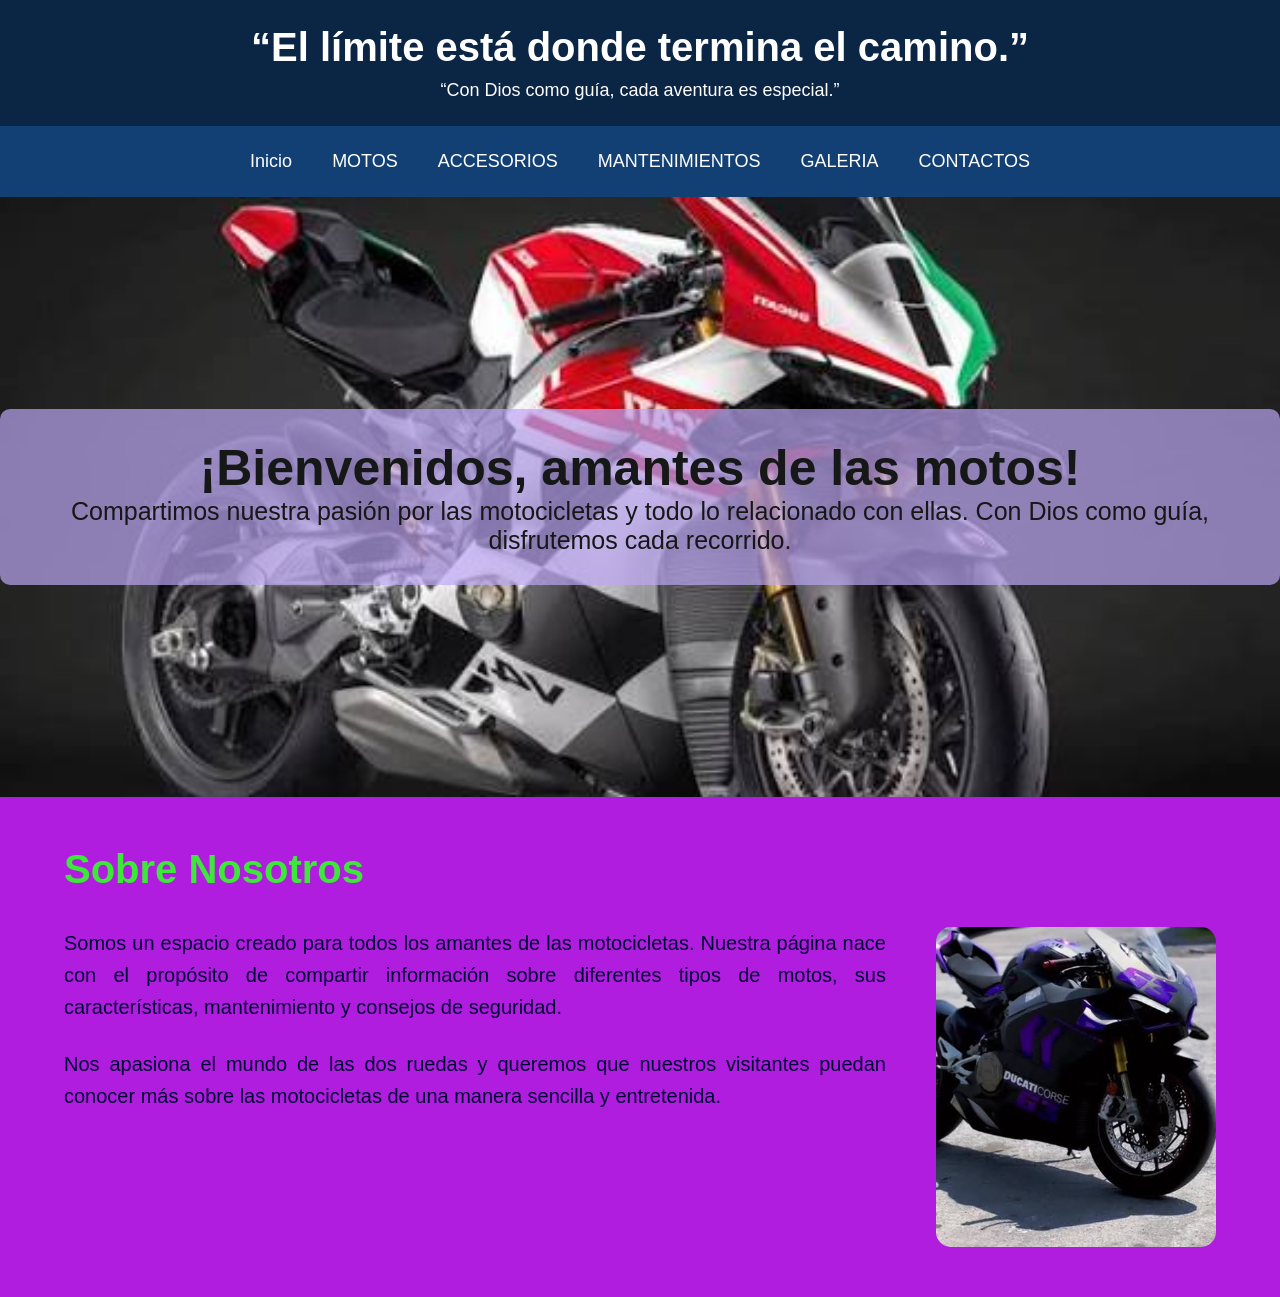
<file: index.html>
<!DOCTYPE html>
<html lang="en">
<head>
    <meta charset="UTF-8">
    <meta name="viewport" content="width=device-width, initial-scale=1.0">
    <title>TIENDA DE MOTOS</title>
     <!--Links Archivos CSS estos con las CSS que leda forma-->
    <link rel="stylesheet"href="css/estilos.css"/>
    <link rel="stylesheet"href="css/header.css"/>
    <link rel="stylesheet"href="css/banner.css"/>
    <link rel="stylesheet"href="css/cards.css"/>
    <link rel="stylesheet"href="css/galeria.css"/>
    <link rel="stylesheet"href="css/contacto.css"/>
    <link rel="stylesheet"href="css/footer.css"/>
</head>
<body>
     <!--HEADER-->
    <header>
        <div class="contenedor">
            <div class="logo">
                <h1>“El límite está donde termina el camino.”</h1>
                <p>“Con Dios como guía, cada aventura es especial.”</p>
            </div>
            </div>
            </header>
             <!--MENU-->
    <nav>
    <ul>
        <li><a href="#">Inicio</a></li>
        <li><a href="pages/Motos.html">MOTOS</a></li>
        <li><a href="pages/Accesorios.html">ACCESORIOS</a></li>
        <li><a href="pages/Mantenimientos.html">MANTENIMIENTOS</a></li>
         <li><a href="pages/Galeria.html">GALERIA</a></li>
        <li><a href="pages/Contacto.html">CONTACTOS</a></li>
        

    </ul>
    </nav>
      <!--BANNER-->
    <section class="banner">
        <div class="texto-banner">
            <h2>¡Bienvenidos, amantes de las motos!</h2>
            <p>Compartimos nuestra pasión por las motocicletas y todo lo relacionado con ellas.
Con Dios como guía, disfrutemos cada recorrido.</p>
        </div>
         </section>
    <!--SOBRE NOSOTROS-->
    <section class="motos">
        <div class="contenedor">
            <h2>Sobre Nosotros</h2>
            <div class="contenido-motos">
              <div class="imagenes-galeria">

    <div class="texto-nosotros">

        <p>
            Somos un espacio creado para todos los amantes de las motocicletas.
            Nuestra página nace con el propósito de compartir información sobre
            diferentes tipos de motos, sus características, mantenimiento y consejos
            de seguridad.
        </p>

        <p>
            Nos apasiona el mundo de las dos ruedas y queremos que nuestros
            visitantes puedan conocer más sobre las motocicletas de una manera
            sencilla y entretenida.
        </p>

    </div>

    <img src="img/img.3.jfif" alt="Imagen de motos">

</div>

                </div>
            </div>
        </div>
    </section>

</body>
</html>
</file>
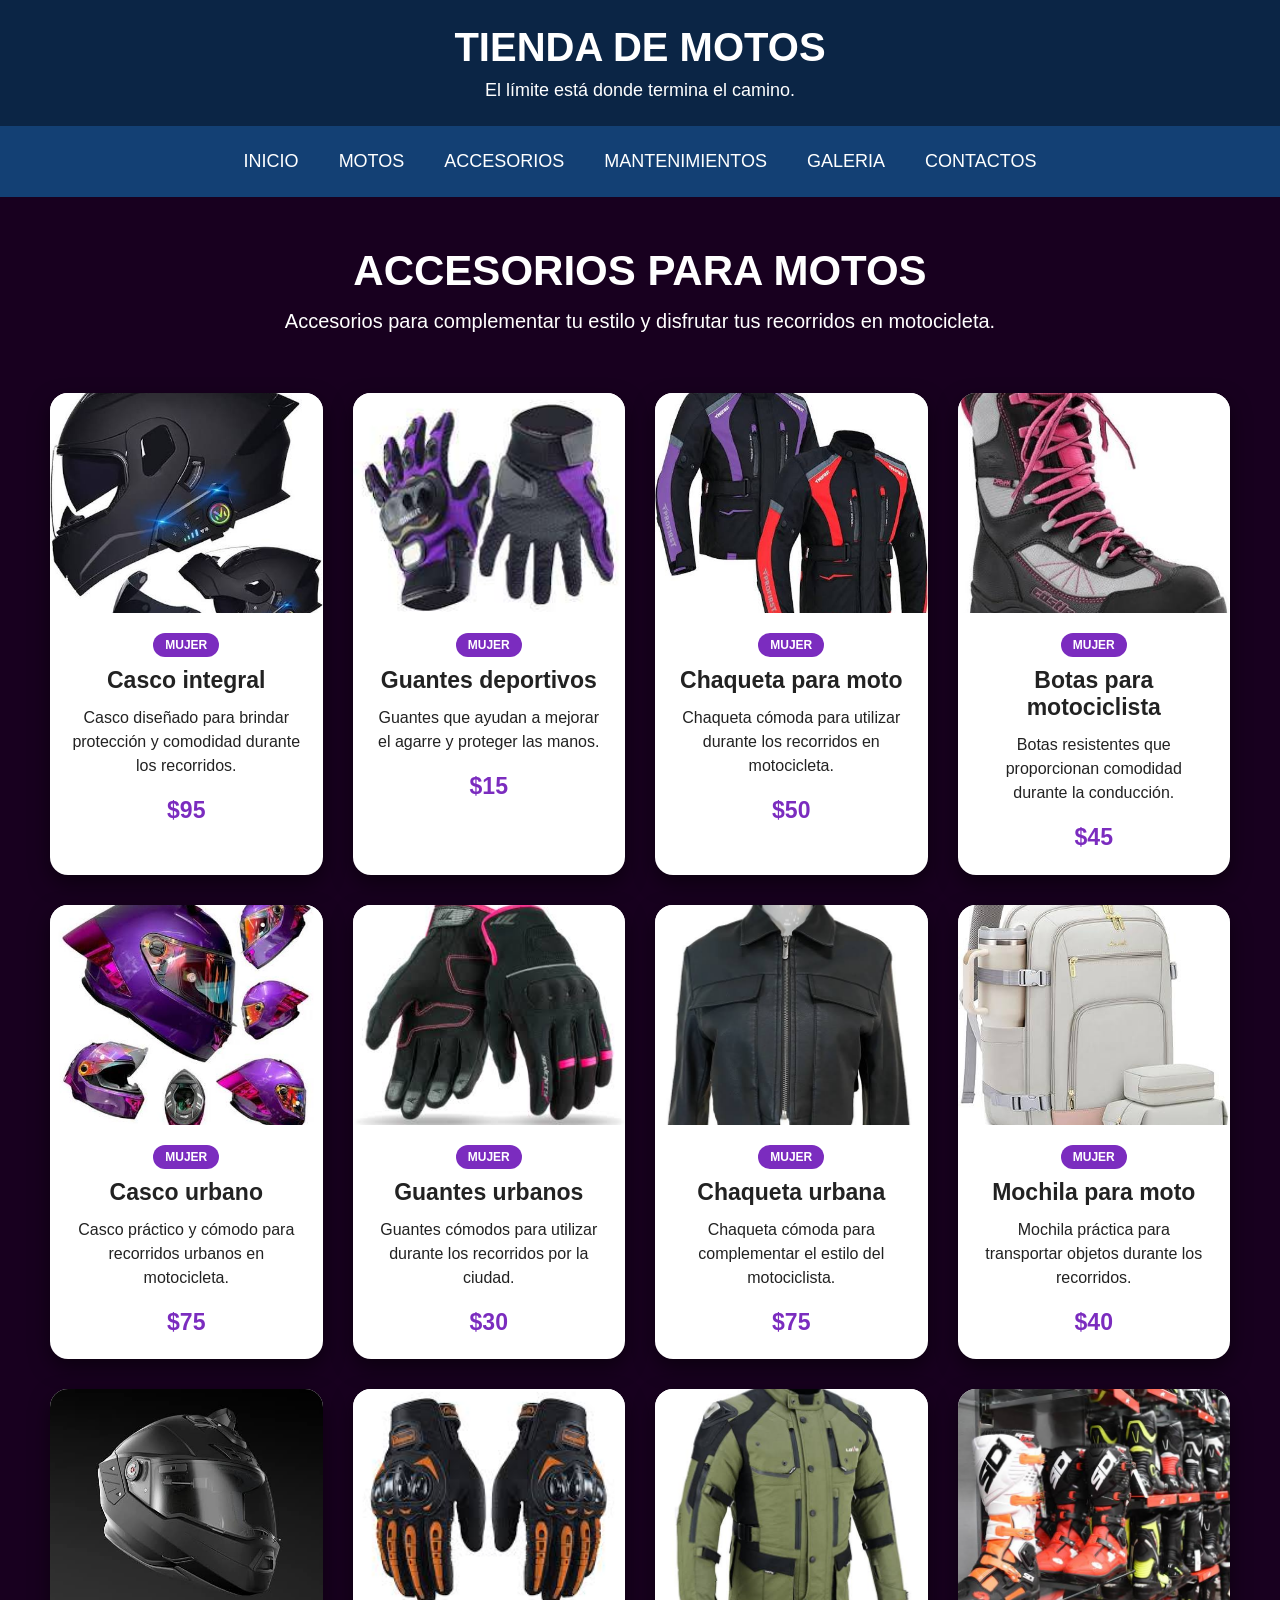
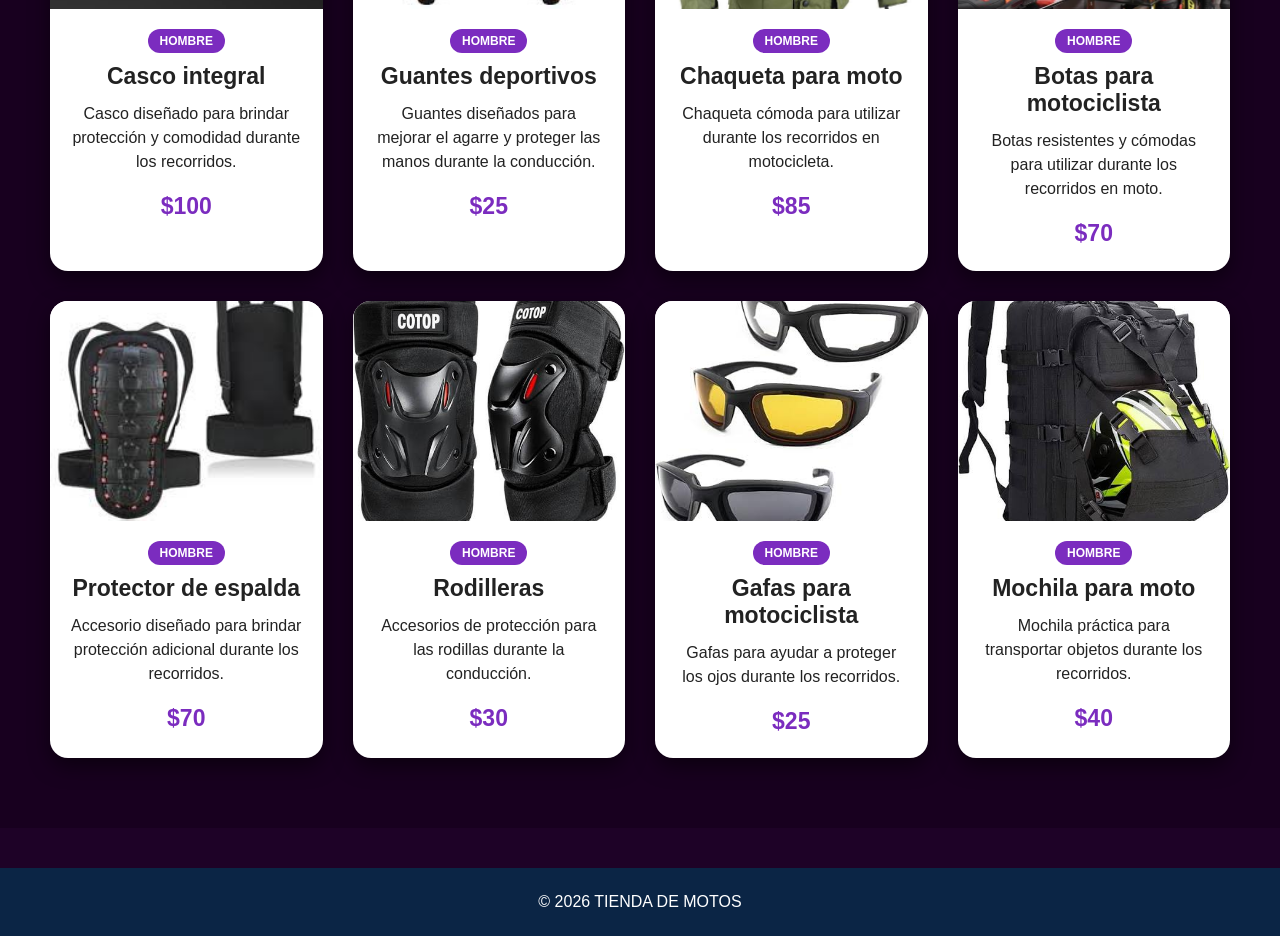
<file: pages/Accesorios.html>
<!DOCTYPE html>
<html lang="es">

<head>

    <!-- Permite utilizar correctamente los caracteres en español -->
    <meta charset="UTF-8">

    <!-- Hace que la página se adapte a celulares, tablets y computadoras -->
    <meta name="viewport" content="width=device-width, initial-scale=1.0">

    <!-- Nombre que aparecerá en la pestaña del navegador -->
    <title>ACCESORIOS | TIENDA DE MOTOS</title>

    <!-- Conecta el archivo principal de estilos -->
    <link rel="stylesheet" href="../css/estilos.css">

    <!-- Conecta los estilos del encabezado -->
    <link rel="stylesheet" href="../css/header.css">

    <!-- Conecta el CSS de los accesorios -->
    <link rel="stylesheet" href="../css/accesorios.css">

    <!-- Conecta el CSS del pie de página -->
    <link rel="stylesheet" href="../css/footer.css">

</head>


<body>


<!--================================================
    ENCABEZADO
=================================================-->

<header>

    <!-- Contenedor que organiza el contenido -->
    <div class="contenedor">

        <!-- Logo o nombre de la tienda -->
        <div class="logo">

            <h1>TIENDA DE MOTOS</h1>

            <p>
                El límite está donde termina el camino.
            </p>

        </div>

    </div>

</header>


<!--================================================
    MENÚ DE NAVEGACIÓN
=================================================-->

<nav>

    <!-- Lista del menú -->
    <ul>

        <!-- Regresa a la página principal -->
        <li>
            <a href="../index.html">INICIO</a>
        </li>

        <!-- Abre la página de motos -->
        <li>
            <a href="Motos.html">MOTOS</a>
        </li>

        <!-- Página actual -->
        <li>
            <a href="Accesorios.html">ACCESORIOS</a>
        </li>

        <!-- Página de mantenimientos -->
        <li>
            <a href="Mantenimientos.html">MANTENIMIENTOS</a>
        </li>

        <!-- Página de galería -->
        <li>
            <a href="Galeria.html">GALERIA</a>
        </li>

        <!-- Página de contacto -->
        <li>
            <a href="contacto.html">CONTACTOS</a>
        </li>

    </ul>

</nav>


<!--================================================
    TÍTULO DE LA PÁGINA
=================================================-->

<section class="titulo-accesorios">

    <!-- Título principal -->
    <h2>ACCESORIOS PARA MOTOS</h2>

    <!-- Descripción -->
    <p>
        Accesorios para complementar tu estilo y disfrutar
        tus recorridos en motocicleta.
    </p>

</section>


<!--================================================
    TARJETAS DE ACCESORIOS
=================================================-->

<section class="seccion-accesorios">

    <!-- Contenedor de todas las tarjetas -->
    <div class="contenedor-accesorios">


        <!--========================================
            ACCESORIO 1
        =========================================-->

        <div class="tarjeta-accesorio">

            <!-- Imagen del accesorio -->
            <img
                src="../img/accesorio1.jpg"
                alt="Casco integral"
            >

            <!-- Información del accesorio -->
            <div class="contenido-accesorio">

                <span class="categoria">
                    MUJER
                </span>

                <h3>
                    Casco integral
                </h3>

                <p>
                    Casco diseñado para brindar protección
                    y comodidad durante los recorridos.
                </p>

                <p class="precio-accesorio">
                    $95
                </p>

            </div>

        </div>


        <!--========================================
            ACCESORIO 2
        =========================================-->

        <div class="tarjeta-accesorio">

            <img
                src="../img/accesorio2.jpg"
                alt="Guantes deportivos"
            >

            <div class="contenido-accesorio">

                <span class="categoria">
                    MUJER
                </span>

                <h3>
                    Guantes deportivos
                </h3>

                <p>
                    Guantes que ayudan a mejorar el agarre
                    y proteger las manos.
                </p>

                <p class="precio-accesorio">
                    $15
                </p>

            </div>

        </div>


        <!--========================================
            ACCESORIO 3
        =========================================-->

        <div class="tarjeta-accesorio">

            <img
                src="../img/accesorio3.jpg"
                alt="Chaqueta para moto"
            >

            <div class="contenido-accesorio">

                <span class="categoria">
                MUJER
                </span>

                <h3>
                    Chaqueta para moto
                </h3>

                <p>
                    Chaqueta cómoda para utilizar durante
                    los recorridos en motocicleta.
                </p>

                <p class="precio-accesorio">
                    $50
                </p>

            </div>

        </div>


        <!--========================================
            ACCESORIO 4
        =========================================-->

        <div class="tarjeta-accesorio">

            <img
                src="../img/accesorio4.jpg"
                alt="Botas para motociclista"
            >

            <div class="contenido-accesorio">

                <span class="categoria">
                    MUJER
                </span>

                <h3>
                    Botas para motociclista
                </h3>

                <p>
                    Botas resistentes que proporcionan
                    comodidad durante la conducción.
                </p>

                <p class="precio-accesorio">
                    $45
                </p>

            </div>

        </div>


        <!--========================================
            ACCESORIO 5
        =========================================-->

        <div class="tarjeta-accesorio">

            <img
                src="../img/accesorio5.jpg"
                alt="Casco urbano"
            >

            <div class="contenido-accesorio">

                <span class="categoria">
                    MUJER
                </span>

                <h3>
                    Casco urbano
                </h3>

                <p>
                    Casco práctico y cómodo para recorridos
                    urbanos en motocicleta.
                </p>

                <p class="precio-accesorio">
                    $75
                </p>

            </div>

        </div>


        <!--========================================
            ACCESORIO 6
        =========================================-->

        <div class="tarjeta-accesorio">

            <img
                src="../img/accesorio6.jpg"
                alt="Guantes urbanos"
            >

            <div class="contenido-accesorio">

                <span class="categoria">
                    MUJER
                </span>

                <h3>
                    Guantes urbanos
                </h3>

                <p>
                    Guantes cómodos para utilizar durante
                    los recorridos por la ciudad.
                </p>

                <p class="precio-accesorio">
                    $30
                </p>

            </div>

        </div>


        <!--========================================
            ACCESORIO 7
        =========================================-->

        <div class="tarjeta-accesorio">

            <img
                src="../img/accesorio7.jpg"
                alt="Chaqueta urbana"
            >

            <div class="contenido-accesorio">

                <span class="categoria">
                    MUJER
                </span>

                <h3>
                    Chaqueta urbana
                </h3>

                <p>
                    Chaqueta cómoda para complementar
                    el estilo del motociclista.
                </p>

                <p class="precio-accesorio">
                    $75
                </p>

            </div>

        </div>


        <!--========================================
            ACCESORIO 8
        =========================================-->

        <div class="tarjeta-accesorio">

            <img
                src="../img/accesorio8.jpg"
                alt="Mochila para moto"
            >

            <div class="contenido-accesorio">

                <span class="categoria">
                    MUJER
                </span>

                <h3>
                    Mochila para moto
                </h3>

                <p>
                    Mochila práctica para transportar objetos
                    durante los recorridos.
                </p>

                <p class="precio-accesorio">
                    $40
                </p>

            </div>

        </div>
<!--================================================
    ACCESORIO 9 - CASCO INTEGRAL
=================================================-->

<div class="tarjeta-accesorio">

    <!-- Imagen del accesorio -->
    <img src="../img/accesorio9.jpg" alt="Casco integral">

    <!-- Información del accesorio -->
    <div class="contenido-accesorio">

        <!-- Categoría del accesorio -->
        <span class="categoria">
            HOMBRE
        </span>

        <!-- Nombre -->
        <h3>
            Casco integral
        </h3>

        <!-- Descripción -->
        <p>
            Casco diseñado para brindar protección
            y comodidad durante los recorridos.
        </p>

        <!-- Precio -->
        <p class="precio-accesorio">
            $100
        </p>

    </div>

</div>


<!--================================================
    ACCESORIO 10 - GUANTES DEPORTIVOS
=================================================-->

<div class="tarjeta-accesorio">

    <img src="../img/accesorio10.jpg" alt="Guantes deportivos">

    <div class="contenido-accesorio">

        <span class="categoria">
            HOMBRE
        </span>

        <h3>
            Guantes deportivos
        </h3>

        <p>
            Guantes diseñados para mejorar el agarre
            y proteger las manos durante la conducción.
        </p>

        <p class="precio-accesorio">
            $25
        </p>

    </div>

</div>


<!--================================================
    ACCESORIO 11 - CHAQUETA PARA MOTO
=================================================-->

<div class="tarjeta-accesorio">

    <img src="../img/accesorio11.jpg" alt="Chaqueta para moto">

    <div class="contenido-accesorio">

        <span class="categoria">
            HOMBRE
        </span>

        <h3>
            Chaqueta para moto
        </h3>

        <p>
            Chaqueta cómoda para utilizar durante
            los recorridos en motocicleta.
        </p>

        <p class="precio-accesorio">
            $85
        </p>

    </div>

</div>


<!--================================================
    ACCESORIO 12 - BOTAS PARA MOTOCICLISTA
=================================================-->

<div class="tarjeta-accesorio">

    <img src="../img/accesorio12.jpg" alt="Botas para motociclista">

    <div class="contenido-accesorio">

        <span class="categoria">
            HOMBRE
        </span>

        <h3>
            Botas para motociclista
        </h3>

        <p>
            Botas resistentes y cómodas para utilizar
            durante los recorridos en moto.
        </p>

        <p class="precio-accesorio">
            $70
        </p>

    </div>

</div>


<!--================================================
    ACCESORIO 13 - PROTECTOR DE ESPALDA
=================================================-->

<div class="tarjeta-accesorio">

    <img src="../img/accesorio13.jpg" alt="Protector de espalda">

    <div class="contenido-accesorio">

        <span class="categoria">
            HOMBRE
        </span>

        <h3>
            Protector de espalda
        </h3>

        <p>
            Accesorio diseñado para brindar protección
            adicional durante los recorridos.
        </p>

        <p class="precio-accesorio">
            $70
        </p>

    </div>

</div>


<!--================================================
    ACCESORIO 14 - RODILLERAS
=================================================-->

<div class="tarjeta-accesorio">

    <img src="../img/accesorio14.jpg" alt="Rodilleras para moto">

    <div class="contenido-accesorio">

        <span class="categoria">
            HOMBRE
        </span>

        <h3>
            Rodilleras
        </h3>

        <p>
            Accesorios de protección para las rodillas
            durante la conducción.
        </p>

        <p class="precio-accesorio">
            $30
        </p>

    </div>

</div>


<!--================================================
    ACCESORIO 15 - GAFAS PARA MOTOCICLISTA
=================================================-->

<div class="tarjeta-accesorio">

    <img src="../img/accesorio15.jpg" alt="Gafas para motociclista">

    <div class="contenido-accesorio">

        <span class="categoria">
            HOMBRE
        </span>

        <h3>
            Gafas para motociclista
        </h3>

        <p>
            Gafas para ayudar a proteger los ojos
            durante los recorridos.
        </p>

        <p class="precio-accesorio">
            $25
        </p>

    </div>

</div>


<!--================================================
    ACCESORIO 16 - MUCHILA
=================================================-->

<div class="tarjeta-accesorio">

    <img src="../img/accesorio16.jpg" alt="Riñonera para moto">

    <div class="contenido-accesorio">

        <span class="categoria">
            HOMBRE
        </span>

        <h3>
            Mochila para moto
        </h3>

        <p>
            

Mochila práctica para transportar objetos durante los recorridos. 
        </p>

        <p class="precio-accesorio">
            $40
        </p>

    </div>

</div>

    </div>

</section>


<!--================================================
    PIE DE PÁGINA
=================================================-->

<footer>

    <!-- Texto del pie de página -->
    <p>
        © 2026 TIENDA DE MOTOS
    </p>

</footer>


</body>
</html>
</file>
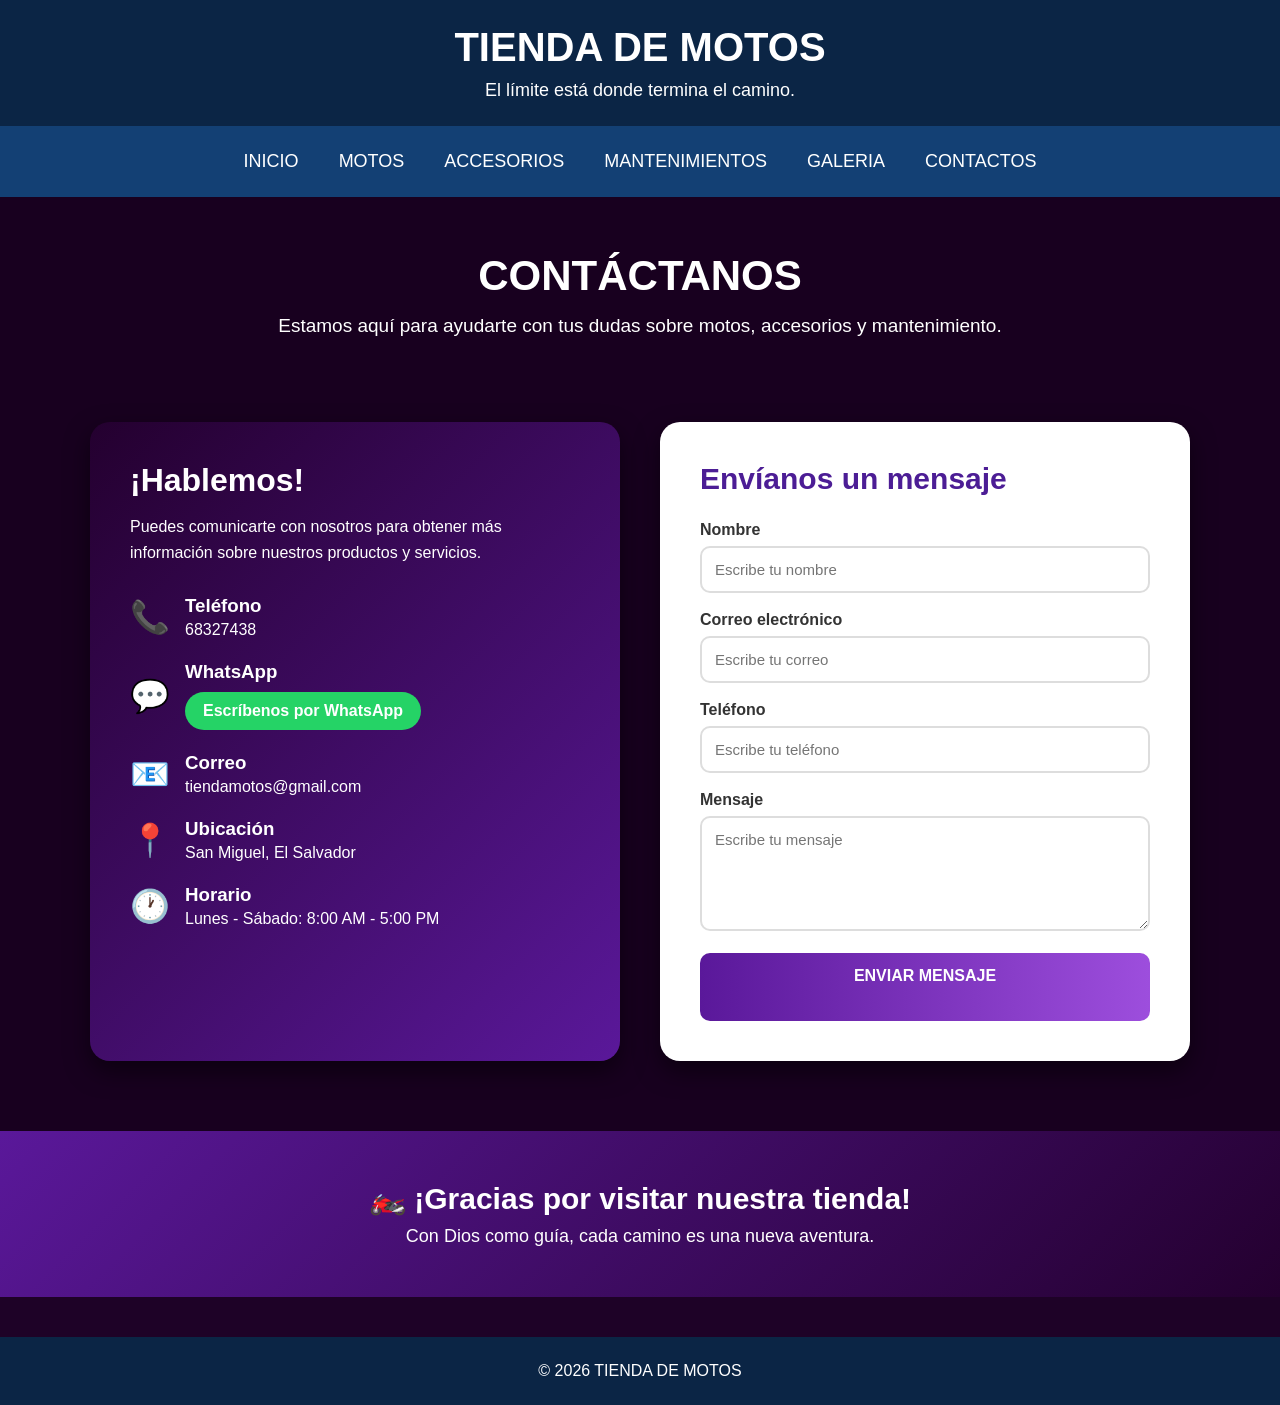
<file: pages/Contacto.html>
<!DOCTYPE html>
<html lang="es">

<head>

    <!-- Permite utilizar correctamente los caracteres en español -->
    <meta charset="UTF-8">

    <!-- Hace que la página se adapte a celular, tablet y computadora -->
    <meta name="viewport" content="width=device-width, initial-scale=1.0">

    <!-- Título de la página -->
    <title>CONTACTO | TIENDA DE MOTOS</title>

    <!-- CSS general -->
    <link rel="stylesheet" href="../css/estilos.css">

    <!-- CSS del encabezado -->
    <link rel="stylesheet" href="../css/header.css">

    <!-- CSS exclusivo de contacto -->
    <link rel="stylesheet" href="../css/contacto.css">

    <!-- CSS del pie de página -->
    <link rel="stylesheet" href="../css/footer.css">

</head>


<body>


<!--================================================
    ENCABEZADO
=================================================-->

<header>

    <div class="contenedor">

        <div class="logo">

            <!-- Nombre de la tienda -->
            <h1>TIENDA DE MOTOS</h1>

            <!-- Frase -->
            <p>
                El límite está donde termina el camino.
            </p>

        </div>

    </div>

</header>


<!--================================================
    MENÚ DE NAVEGACIÓN
=================================================-->

<nav>

    <ul>

        <!-- Inicio -->
        <li>
            <a href="../index.html">INICIO</a>
        </li>

        <!-- Motos -->
        <li>
            <a href="Motos.html">MOTOS</a>
        </li>

        <!-- Accesorios -->
        <li>
            <a href="Accesorios.html">ACCESORIOS</a>
        </li>

        <!-- Mantenimientos -->
        <li>
            <a href="Mantenimientos.html">MANTENIMIENTOS</a>
        </li>

        <!-- Galería -->
        <li>
            <a href="Galeria.html">GALERIA</a>
        </li>

        <!-- Página actual -->
        <li>
            <a href="contacto.html">CONTACTOS</a>
        </li>

    </ul>

</nav>


<!--================================================
    TÍTULO
=================================================-->

<section class="titulo-contacto">

    <h2>CONTÁCTANOS</h2>

    <p>
        Estamos aquí para ayudarte con tus dudas
        sobre motos, accesorios y mantenimiento.
    </p>

</section>


<!--================================================
    SECCIÓN DE CONTACTO
=================================================-->

<section class="seccion-contacto">

    <div class="contenedor-contacto">


        <!--========================================
            INFORMACIÓN DE CONTACTO
        =========================================-->

        <div class="informacion-contacto">

            <h2>
                ¡Hablemos!
            </h2>

            <p>
                Puedes comunicarte con nosotros para
                obtener más información sobre nuestros
                productos y servicios.
            </p>


            <!-- Teléfono -->
            <div class="dato-contacto">

                <span>📞</span>

                <div>
                    <h3>Teléfono</h3>
                    <p>68327438</p>
                </div>

            </div>
            <!-- WHATSAPP -->
<div class="dato-contacto whatsapp">
    <span>💬</span>
    <div>
        <h3>WhatsApp</h3>
        <a href="https://wa.me/50370000000" target="_blank">
            Escríbenos por WhatsApp
        </a>
    </div>
</div>


            <!-- Correo -->
            <div class="dato-contacto">

                <span>📧</span>

                <div>
                    <h3>Correo</h3>
                    <p>tiendamotos@gmail.com</p>
                </div>

            </div>


            <!-- Ubicación -->
            <div class="dato-contacto">

                <span>📍</span>

                <div>
                    <h3>Ubicación</h3>
                    <p>San Miguel, El Salvador</p>
                </div>

            </div>


            <!-- Horario -->
            <div class="dato-contacto">

                <span>🕐</span>

                <div>
                    <h3>Horario</h3>
                    <p>Lunes - Sábado: 8:00 AM - 5:00 PM</p>
                </div>

            </div>

        </div>


        <!--========================================
            FORMULARIO
        =========================================-->

        <div class="formulario-contacto">

            <h2>
                Envíanos un mensaje
            </h2>


            <!-- Formulario -->
            <form>


                <!-- Nombre -->
                <label for="nombre">
                    Nombre
                </label>

                <input
                    type="text"
                    id="nombre"
                    placeholder="Escribe tu nombre"
                >


                <!-- Correo -->
                <label for="correo">
                    Correo electrónico
                </label>

                <input
                    type="email"
                    id="correo"
                    placeholder="Escribe tu correo"
                >


                <!-- Teléfono -->
                <label for="telefono">
                    Teléfono
                </label>

                <input
                    type="tel"
                    id="telefono"
                    placeholder="Escribe tu teléfono"
                >


                <!-- Mensaje -->
                <label for="mensaje">
                    Mensaje
                </label>

                <textarea
                    id="mensaje"
                    rows="5"
                    placeholder="Escribe tu mensaje"
                ></textarea>


                <!-- Botón -->
                <button type="submit">
                    ENVIAR MENSAJE
                    <div class="dato-contacto">
    
                </button>

            
            </form>
        </div>

    </div>

</section>



<!--================================================
    FRASE FINAL
=================================================-->

<section class="frase-contacto">

    <h2>
        🏍️ ¡Gracias por visitar nuestra tienda!
    </h2>

    <p>
        Con Dios como guía, cada camino es una nueva aventura.
    </p>

</section>


<!--================================================
    PIE DE PÁGINA
=================================================-->

<footer>

    <p>
        © 2026 TIENDA DE MOTOS
    </p>

</footer>

<script src="../js/script.js"></script>

</body>
</html>
</file>
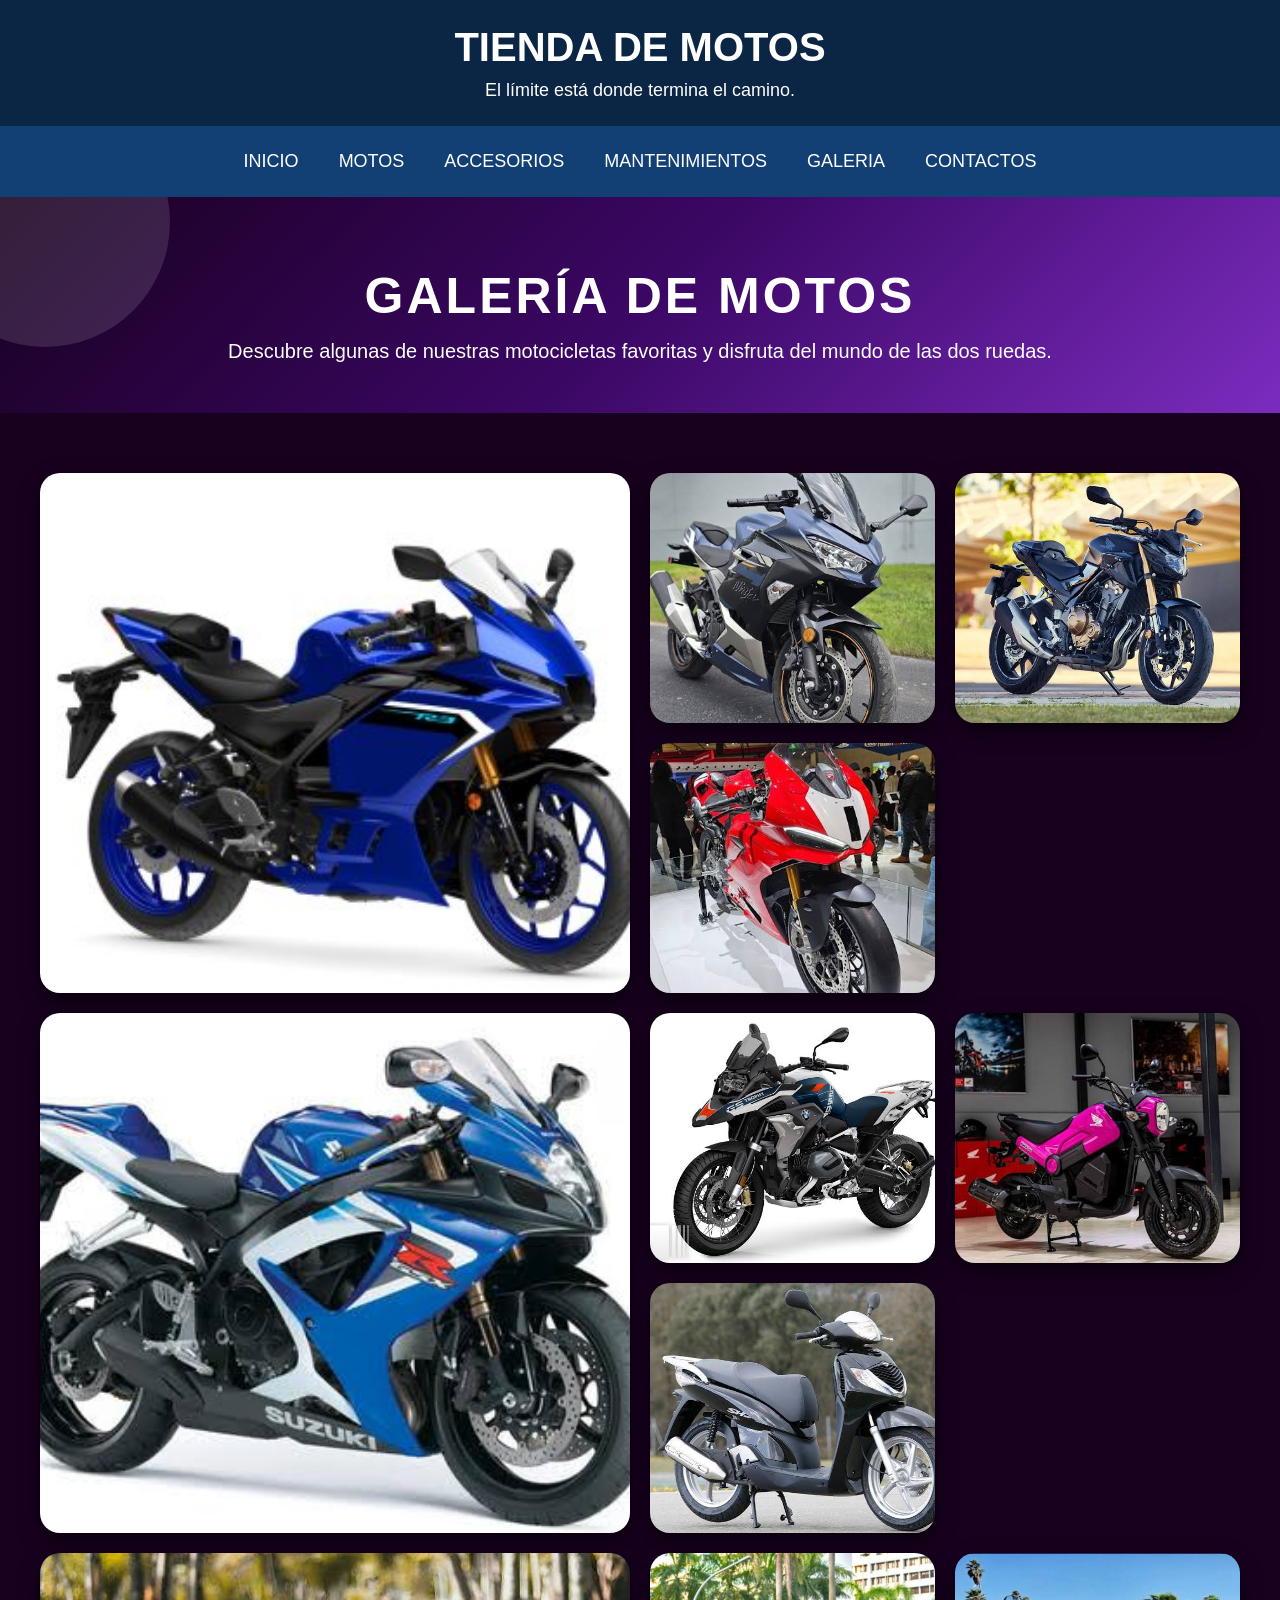
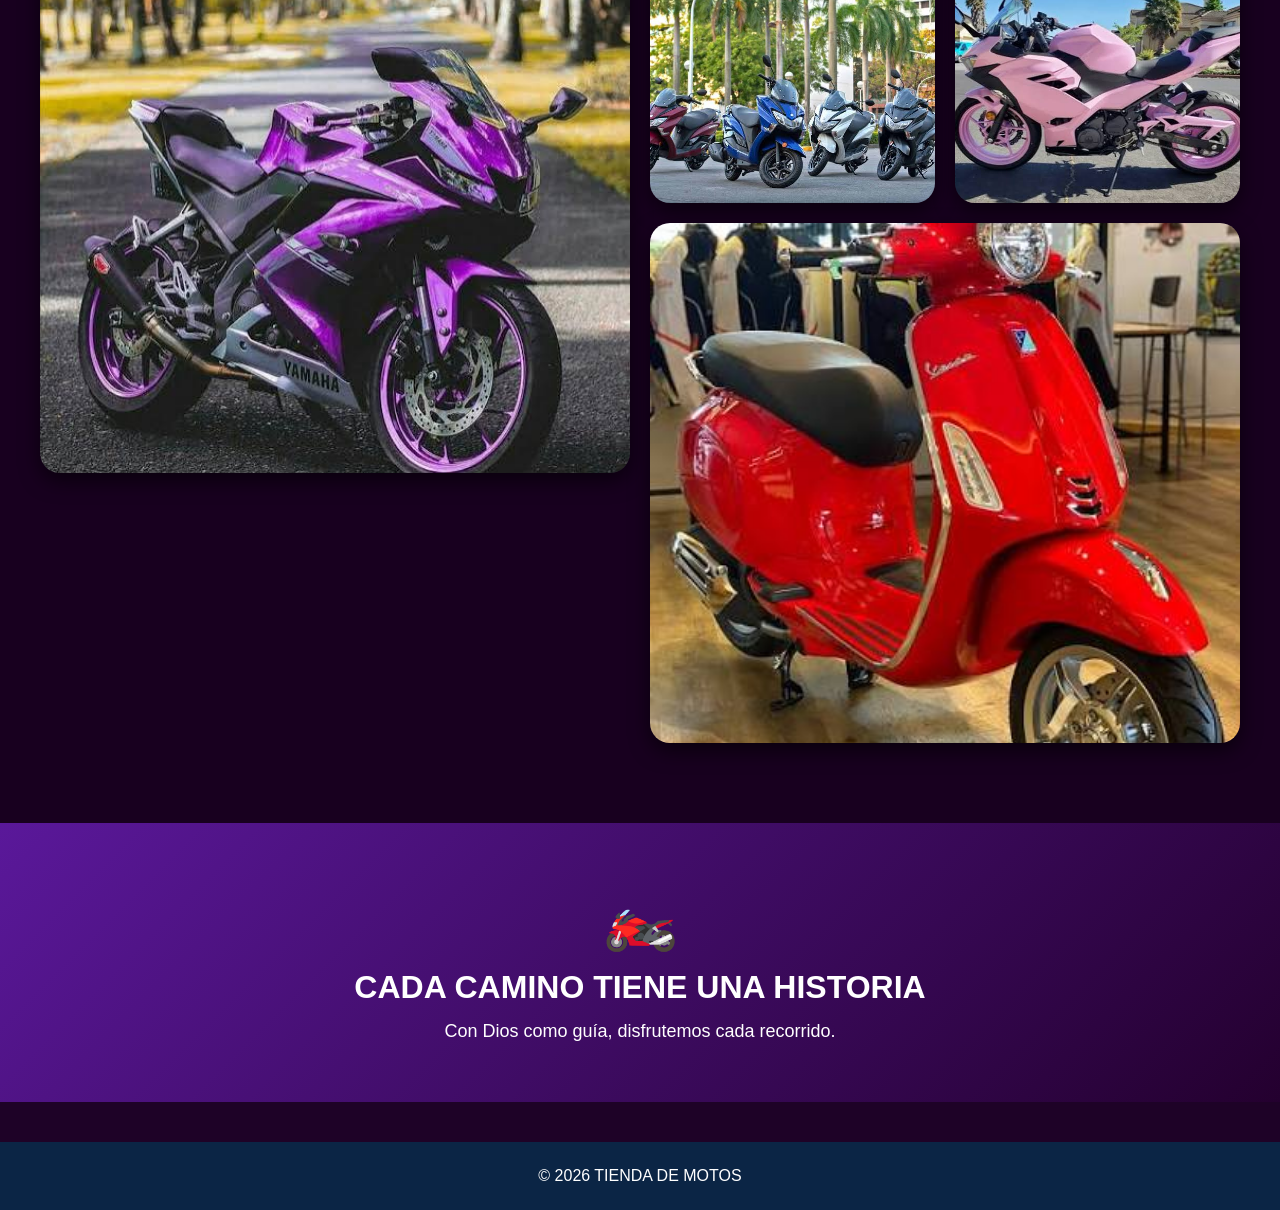
<file: pages/Galeria.html>
<!DOCTYPE html>
<html lang="es">

<head>
    <meta charset="UTF-8">
    <meta name="viewport" content="width=device-width, initial-scale=1.0">

    <title>GALERÍA | TIENDA DE MOTOS</title>

    <!-- Archivos CSS -->
    <link rel="stylesheet" href="../css/estilos.css">
    <link rel="stylesheet" href="../css/header.css">
    <link rel="stylesheet" href="../css/galeria.css">
    <link rel="stylesheet" href="../css/footer.css">
</head>

<body>

<!--==================================================
    ENCABEZADO
==================================================-->
<header>
    <div class="contenedor">

        <div class="logo">
            <h1>TIENDA DE MOTOS</h1>
            <p>El límite está donde termina el camino.</p>
        </div>

    </div>
</header>


<!--==================================================
    MENÚ DE NAVEGACIÓN
==================================================-->
<nav>
    <ul>

        <li>
            <a href="../index.html">INICIO</a>
        </li>

        <li>
            <a href="Motos.html">MOTOS</a>
        </li>

        <li>
            <a href="Accesorios.html">ACCESORIOS</a>
        </li>

        <li>
            <a href="Mantenimientos.html">MANTENIMIENTOS</a>
        </li>

        <li>
            <a href="Galeria.html">GALERIA</a>
        </li>

        <li>
            <a href="contacto.html">CONTACTOS</a>
        </li>

    </ul>
</nav>


<!--==================================================
    TÍTULO DE LA GALERÍA
==================================================-->
<section class="titulo-galeria">

    <div class="brillo-titulo"></div>

    <h2>GALERÍA DE MOTOS</h2>

    <p>
        Descubre algunas de nuestras motocicletas favoritas
        y disfruta del mundo de las dos ruedas.
    </p>

</section>


<!--==================================================
    GALERÍA
==================================================-->
<section class="seccion-galeria">

    <div class="contenedor-galeria">

        <!-- FOTO 1 -->
        <div class="foto-galeria grande">
            <img src="../img/moto1.jpg" alt="Yamaha R1">

            <div class="info-foto">
                <h3>Yamaha R1</h3>
                <p>Potencia y velocidad</p>
            </div>
        </div>


        <!-- FOTO 2 -->
        <div class="foto-galeria">
            <img src="../img/moto2.jpg" alt="Kawasaki Ninja 400">

            <div class="info-foto">
                <h3>Kawasaki Ninja 400</h3>
                <p>Diseño deportivo</p>
            </div>
        </div>


        <!-- FOTO 3 -->
        <div class="foto-galeria">
            <img src="../img/moto3.jpg" alt="Honda CB500F">

            <div class="info-foto">
                <h3>Honda CB500F</h3>
                <p>Estilo y rendimiento</p>
            </div>
        </div>


        <!-- FOTO 4 -->
        <div class="foto-galeria">
            <img src="../img/moto4.jpg" alt="Ducati Panigale V2">

            <div class="info-foto">
                <h3>Ducati Panigale V2</h3>
                <p>Elegancia deportiva</p>
            </div>
        </div>


        <!-- FOTO 5 -->
        <div class="foto-galeria grande">
            <img src="../img/moto5.jpg" alt="Suzuki GSX-R750">

            <div class="info-foto">
                <h3>Suzuki GSX-R750</h3>
                <p>Adrenalina sobre dos ruedas</p>
            </div>
        </div>


        <!-- FOTO 6 -->
        <div class="foto-galeria">
            <img src="../img/moto6.jpg" alt="BMW R 1250 GS">

            <div class="info-foto">
                <h3>BMW R 1250 GS</h3>
                <p>Aventura y libertad</p>
            </div>
        </div>


        <!-- FOTO 7 -->
        <div class="foto-galeria">
            <img src="../img/moto7.jpg" alt="Honda Navi">

            <div class="info-foto">
                <h3>Honda Navi</h3>
                <p>Práctica y urbana</p>
            </div>
        </div>


        <!-- FOTO 8 -->
        <div class="foto-galeria">
            <img src="../img/moto8.jpg" alt="Honda Scoopy">

            <div class="info-foto">
                <h3>Honda Scoopy</h3>
                <p>Comodidad para la ciudad</p>
            </div>
        </div>


        <!-- FOTO 9 -->
        <div class="foto-galeria grande">
            <img src="../img/moto9.jpg" alt="Yamaha FZ-S">

            <div class="info-foto">
                <h3>Yamaha FZ-S</h3>
                <p>Estilo y aventura</p>
            </div>
        </div>


        <!-- FOTO 10 -->
        <div class="foto-galeria">
            <img src="../img/moto10.jpg" alt="Suzuki Burgman Street">

            <div class="info-foto">
                <h3>Suzuki Burgman Street</h3>
                <p>Comodidad urbana</p>
            </div>
        </div>


        <!-- FOTO 11 -->
        <div class="foto-galeria">
            <img src="../img/moto11.jpg" alt="Kawasaki Z400">

            <div class="info-foto">
                <h3>Kawasaki Z400</h3>
                <p>Diseño moderno</p>
            </div>
        </div>


        <!-- FOTO 12 -->
        <div class="foto-galeria grande">
            <img src="../img/moto12.jpg" alt="Vespa Primavera">

            <div class="info-foto">
                <h3>Vespa Primavera</h3>
                <p>Elegancia y estilo</p>
            </div>
        </div>

    </div>

</section>


<!--==================================================
    FRASE FINAL
==================================================-->
<section class="frase-galeria">

    <div class="moto-icono">🏍️</div>

    <h2>CADA CAMINO TIENE UNA HISTORIA</h2>

    <p>
        Con Dios como guía, disfrutemos cada recorrido.
    </p>

</section>


<!--==================================================
    PIE DE PÁGINA
==================================================-->
<footer>

    <p>© 2026 TIENDA DE MOTOS</p>

</footer>

</body>
</html>
</file>
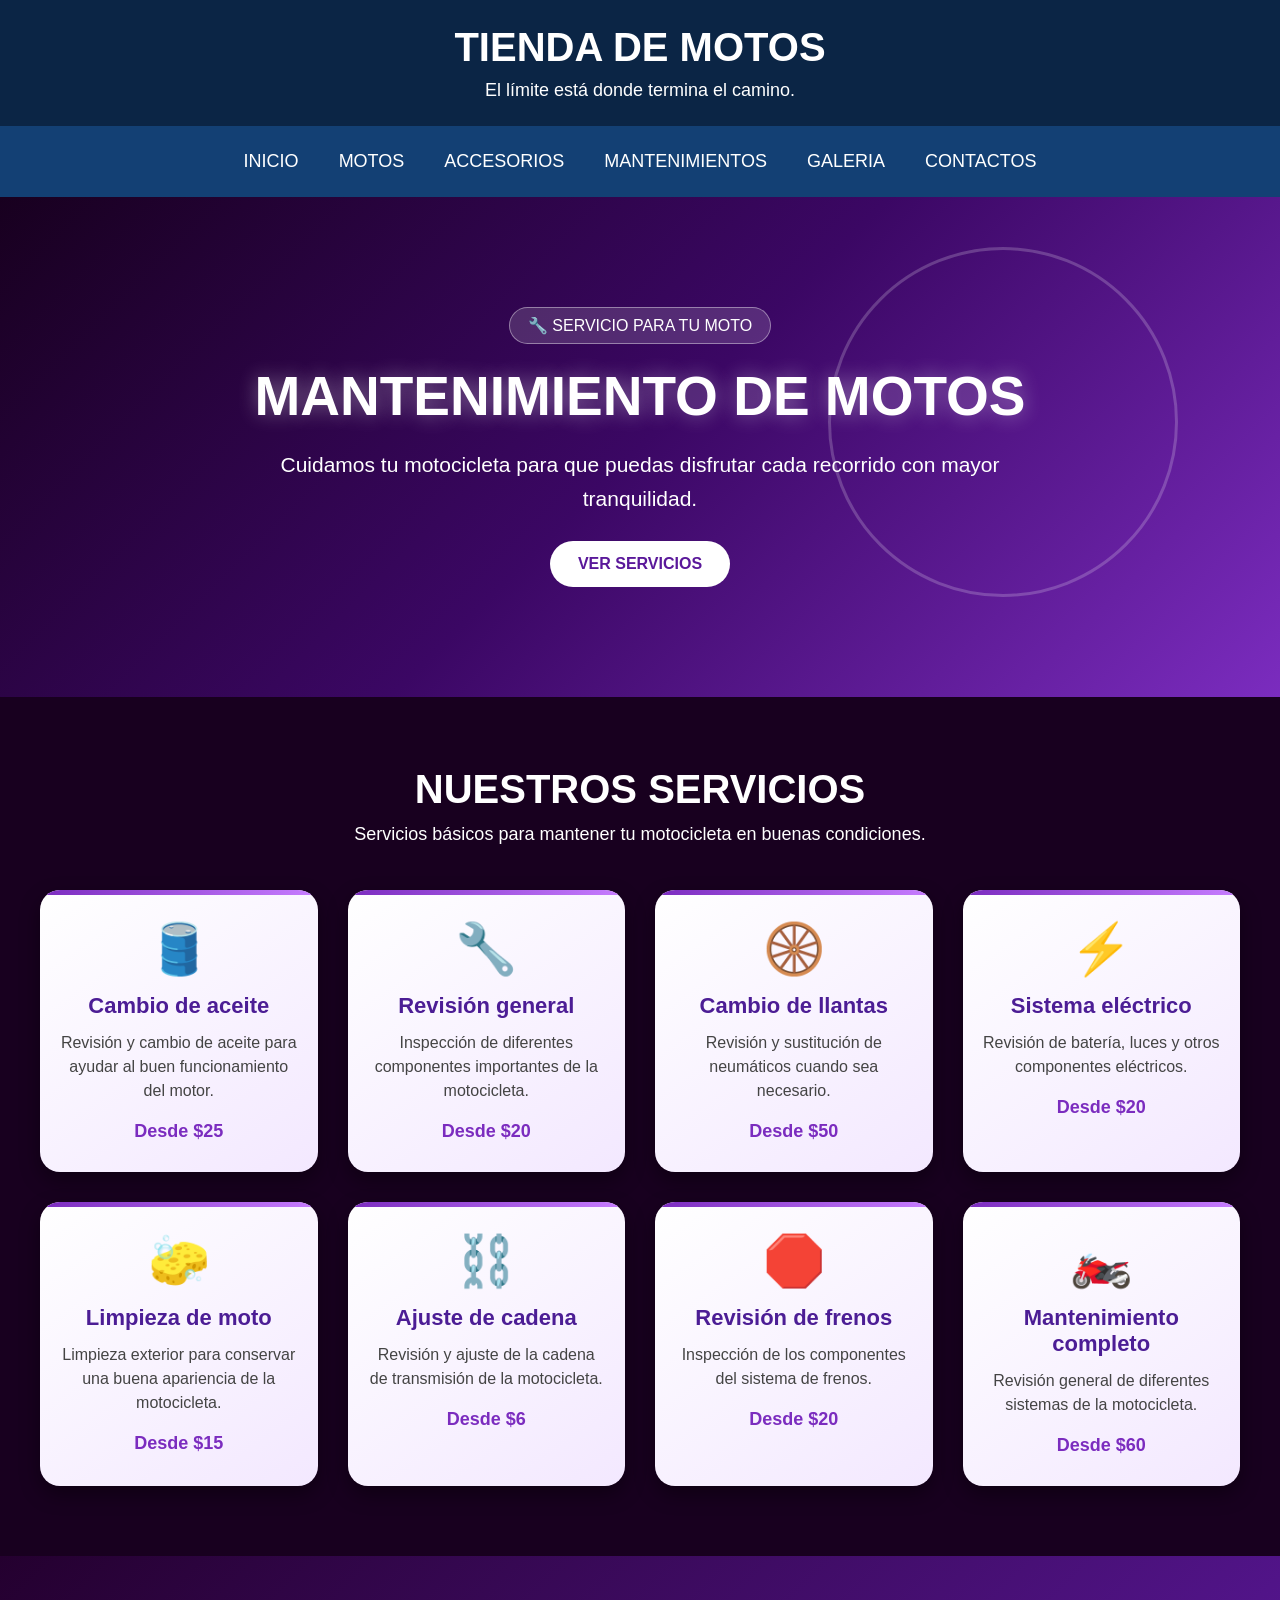
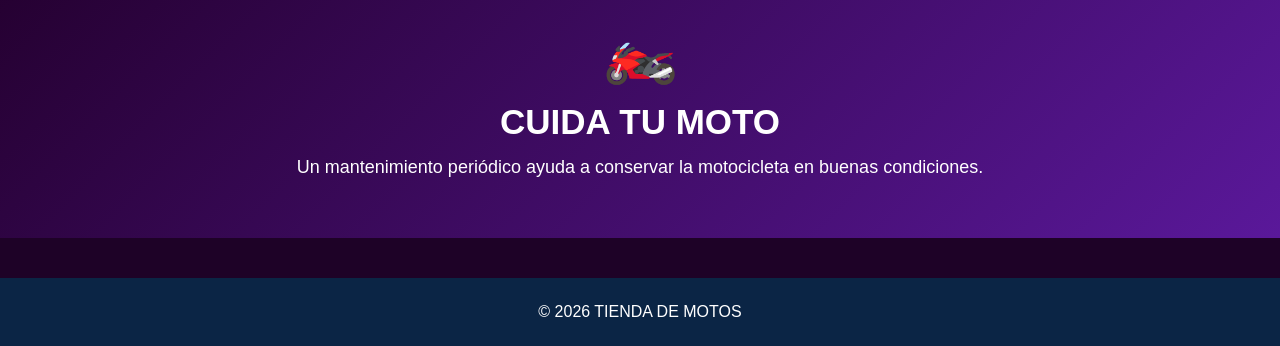
<file: pages/Mantenimientos.html>
<!DOCTYPE html>
<html lang="es">

<head>

    <!-- Permite utilizar correctamente los caracteres en español -->
    <meta charset="UTF-8">

    <!-- Hace que la página se adapte a celulares y computadoras -->
    <meta name="viewport" content="width=device-width, initial-scale=1.0">

    <!-- Título de la página -->
    <title>MANTENIMIENTOS | TIENDA DE MOTOS</title>

    <!-- CSS general -->
    <link rel="stylesheet" href="../css/estilos.css">

    <!-- CSS del encabezado -->
    <link rel="stylesheet" href="../css/header.css">

    <!-- CSS exclusivo de mantenimientos -->
    <link rel="stylesheet" href="../css/mantenimientos.css">

    <!-- CSS del pie de página -->
    <link rel="stylesheet" href="../css/footer.css">

</head>


<body>


<!--================================================
    ENCABEZADO
=================================================-->

<header>

    <div class="contenedor">

        <div class="logo">

            <!-- Nombre de la tienda -->
            <h1>TIENDA DE MOTOS</h1>

            <!-- Frase -->
            <p>
                El límite está donde termina el camino.
            </p>

        </div>

    </div>

</header>


<!--================================================
    MENÚ DE NAVEGACIÓN
=================================================-->

<nav>

    <ul>

        <!-- Página de inicio -->
        <li>
            <a href="../index.html">INICIO</a>
        </li>

        <!-- Página de motos -->
        <li>
            <a href="Motos.html">MOTOS</a>
        </li>

        <!-- Página de accesorios -->
        <li>
            <a href="Accesorios.html">ACCESORIOS</a>
        </li>

        <!-- Página actual -->
        <li>
            <a href="Mantenimientos.html">MANTENIMIENTOS</a>
        </li>

        <!-- Página de galería -->
        <li>
            <a href="Galeria.html">GALERIA</a>
        </li>

        <!-- Página de contacto -->
        <li>
            <a href="contacto.html">CONTACTOS</a>
        </li>

    </ul>

</nav>


<!--================================================
    PRESENTACIÓN
=================================================-->

<section class="inicio-mantenimiento">

    <!-- Círculo decorativo -->
    <div class="circulo-mantenimiento"></div>

    <div class="texto-mantenimiento">

        <span class="etiqueta-mantenimiento">
            🔧 SERVICIO PARA TU MOTO
        </span>

        <h2>
            MANTENIMIENTO DE MOTOS
        </h2>

        <p>
            Cuidamos tu motocicleta para que puedas disfrutar
            cada recorrido con mayor tranquilidad.
        </p>

        <!-- Botón que lleva a los servicios -->
        <a href="#servicios" class="boton-mantenimiento">
            VER SERVICIOS
        </a>

    </div>

</section>


<!--================================================
    SERVICIOS DE MANTENIMIENTO
=================================================-->

<section class="seccion-mantenimiento" id="servicios">

    <div class="titulo-mantenimiento">

        <h2>
            NUESTROS SERVICIOS
        </h2>

        <p>
            Servicios básicos para mantener tu motocicleta
            en buenas condiciones.
        </p>

    </div>


    <!-- Contenedor de las tarjetas -->
    <div class="contenedor-mantenimiento">


        <!--========================================
            TARJETA 1
        =========================================-->

        <div class="tarjeta-mantenimiento">

            <!-- Icono -->
            <div class="icono-mantenimiento">
                🛢️
            </div>

            <h3>
                Cambio de aceite
            </h3>

            <p>
                Revisión y cambio de aceite para ayudar
                al buen funcionamiento del motor.
            </p>

            <span class="precio-mantenimiento">
                Desde $25
            </span>

        </div>


        <!--========================================
            TARJETA 2
        =========================================-->

        <div class="tarjeta-mantenimiento">

            <div class="icono-mantenimiento">
                🔧
            </div>

            <h3>
                Revisión general
            </h3>

            <p>
                Inspección de diferentes componentes
                importantes de la motocicleta.
            </p>

            <span class="precio-mantenimiento">
                Desde $20
            </span>

        </div>


        <!--========================================
            TARJETA 3
        =========================================-->

        <div class="tarjeta-mantenimiento">

            <div class="icono-mantenimiento">
                🛞
            </div>

            <h3>
                Cambio de llantas
            </h3>

            <p>
                Revisión y sustitución de neumáticos
                cuando sea necesario.
            </p>

            <span class="precio-mantenimiento">
                Desde $50
            </span>

        </div>


        <!--========================================
            TARJETA 4
        =========================================-->

        <div class="tarjeta-mantenimiento">

            <div class="icono-mantenimiento">
                ⚡
            </div>

            <h3>
                Sistema eléctrico
            </h3>

            <p>
                Revisión de batería, luces y otros
                componentes eléctricos.
            </p>

            <span class="precio-mantenimiento">
                Desde $20
            </span>

        </div>


        <!--========================================
            TARJETA 5
        =========================================-->

        <div class="tarjeta-mantenimiento">

            <div class="icono-mantenimiento">
                🧽
            </div>

            <h3>
                Limpieza de moto
            </h3>

            <p>
                Limpieza exterior para conservar
                una buena apariencia de la motocicleta.
            </p>

            <span class="precio-mantenimiento">
                Desde $15
            </span>

        </div>


        <!--========================================
            TARJETA 6
        =========================================-->

        <div class="tarjeta-mantenimiento">

            <div class="icono-mantenimiento">
                ⛓️
            </div>

            <h3>
                Ajuste de cadena
            </h3>

            <p>
                Revisión y ajuste de la cadena de
                transmisión de la motocicleta.
            </p>

            <span class="precio-mantenimiento">
                Desde $6
            </span>

        </div>


        <!--========================================
            TARJETA 7
        =========================================-->

        <div class="tarjeta-mantenimiento">

            <div class="icono-mantenimiento">
                🛑
            </div>

            <h3>
                Revisión de frenos
            </h3>

            <p>
                Inspección de los componentes del
                sistema de frenos.
            </p>

            <span class="precio-mantenimiento">
                Desde $20
            </span>

        </div>


        <!--========================================
            TARJETA 8
        =========================================-->

        <div class="tarjeta-mantenimiento">

            <div class="icono-mantenimiento">
                🏍️
            </div>

            <h3>
                Mantenimiento completo
            </h3>

            <p>
                Revisión general de diferentes sistemas
                de la motocicleta.
            </p>

            <span class="precio-mantenimiento">
                Desde $60
            </span>

        </div>


    </div>

</section>


<!--================================================
    CONSEJO
=================================================-->

<section class="consejo-mantenimiento">

    <div class="contenido-consejo">

        <span>🏍️</span>

        <h2>
            CUIDA TU MOTO
        </h2>

        <p>
            Un mantenimiento periódico ayuda a conservar
            la motocicleta en buenas condiciones.
        </p>

    </div>

</section>


<!--================================================
    PIE DE PÁGINA
=================================================-->

<footer>

    <p>
        © 2026 TIENDA DE MOTOS
    </p>

</footer>


</body>
</html>
</file>
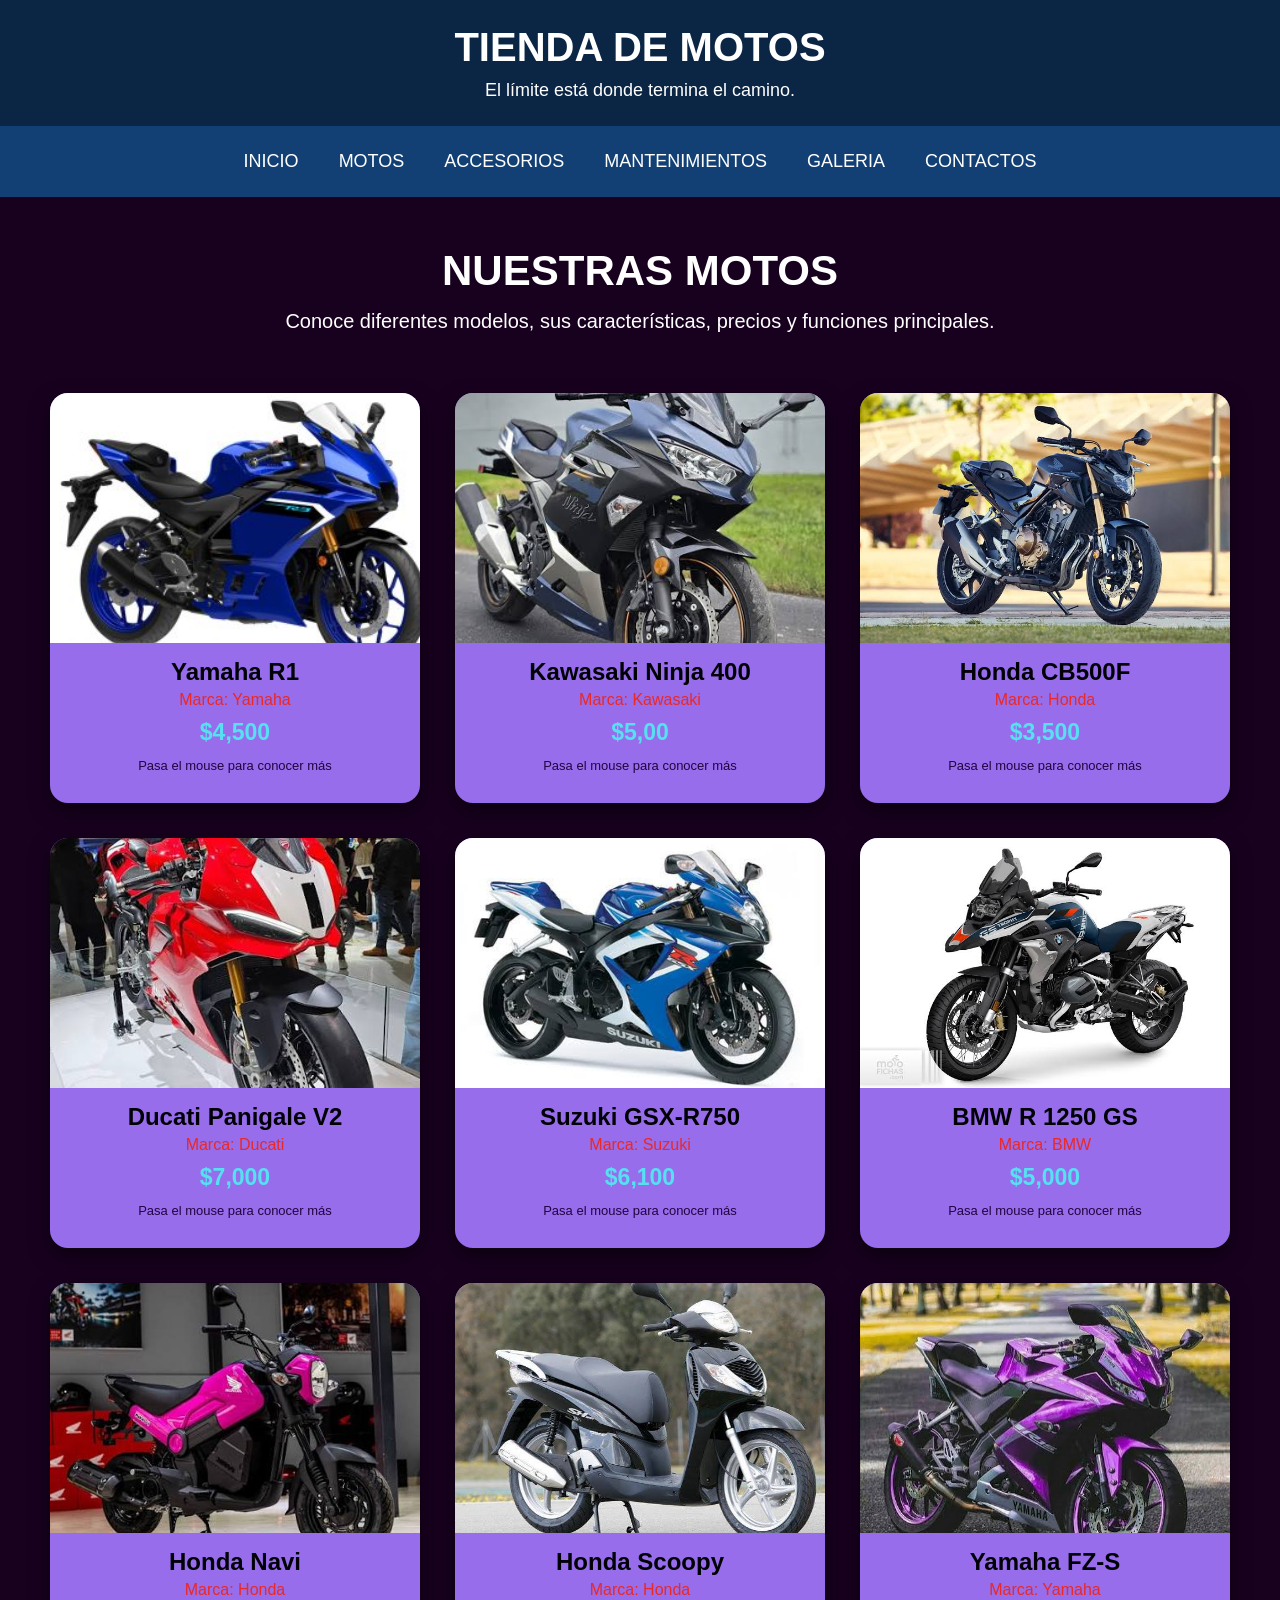
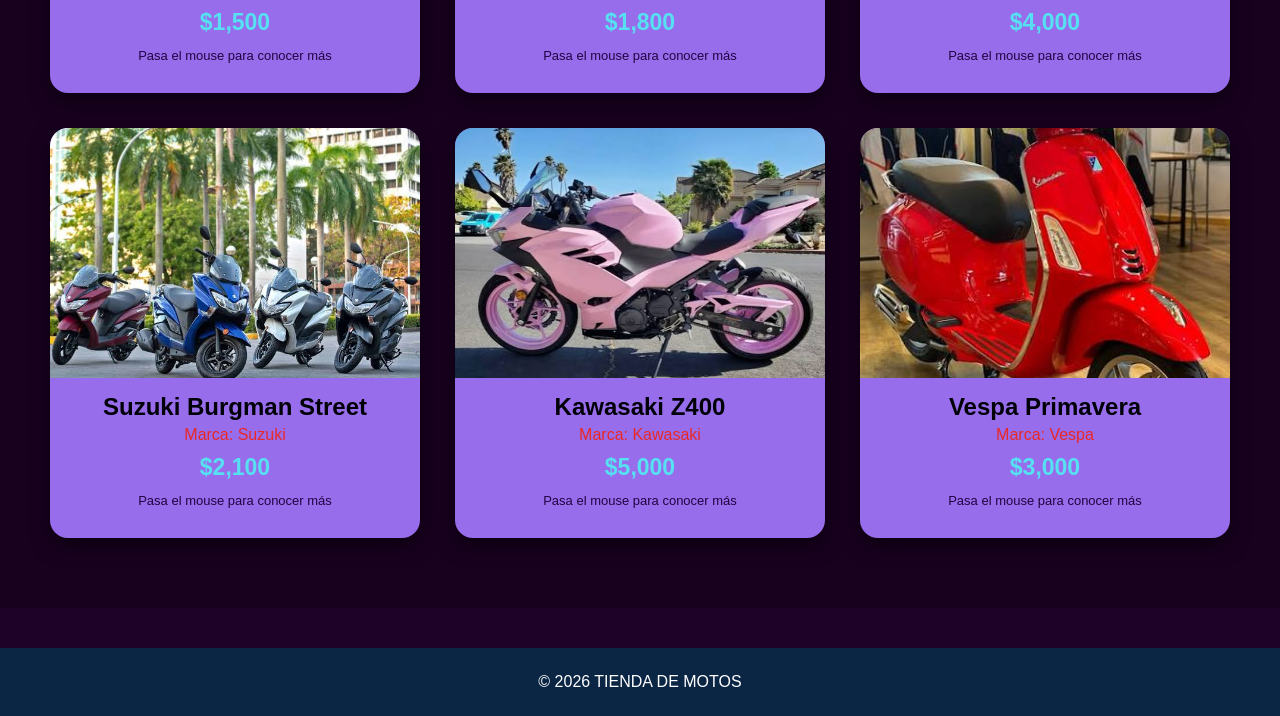
<file: pages/Motos.html>
<!DOCTYPE html>
<html lang="es">

<head>
    <meta charset="UTF-8">
    <meta name="viewport" content="width=device-width, initial-scale=1.0">
    <title>MOTOS | TIENDA DE MOTOS</title>

    <!-- ARCHIVOS CSS -->
    <link rel="stylesheet" href="../css/estilos.css">
    <link rel="stylesheet" href="../css/header.css">
    <link rel="stylesheet" href="../css/cards.css">
    <link rel="stylesheet" href="../css/footer.css">

</head>

<body>

    <!-- =============================================
         HEADER
    ============================================== -->

    <header>

        <div class="contenedor">

            <div class="logo">

                <h1>TIENDA DE MOTOS</h1>

                <p>
                    El límite está donde termina el camino.
                </p>

            </div>

        </div>

    </header>


    <!-- =============================================
         MENU
    ============================================== -->

    <nav>

        <ul>

            <li>
                <a href="../index.html">INICIO</a>
            </li>

            <li>
                <a href="Motos.html">MOTOS</a>
            </li>

            <li>
                <a href="Accesorios.html">ACCESORIOS</a>
            </li>

            <li>
                <a href="Mantenimientos.html">MANTENIMIENTOS</a>
            </li>

            <li>
                <a href="Galeria.html">GALERIA</a>
            </li>

            <li>
                <a href="contacto.html">CONTACTOS</a>
            </li>

        </ul>

    </nav>


    <!-- =============================================
         TITULO
    ============================================== -->

    <section class="titulo-motos">

        <h2>NUESTRAS MOTOS</h2>

        <p>
            Conoce diferentes modelos, sus características,
            precios y funciones principales.
        </p>

    </section>


    <!-- =============================================
         TARJETAS DE MOTOS
    ============================================== -->

    <section class="seccion-motos">

        <div class="contenedor-motos">


            <!-- MOTO 1 -->

            <div class="tarjeta-moto">

                <div class="tarjeta-interior">

                    <!-- PARTE DELANTERA -->

                    <div class="tarjeta-frente">

                        <img src="../img/moto1.jpg"
                             alt="Moto deportiva">

                        <h3>Yamaha R1</h3>

                        <p class="marca">
                            Marca: Yamaha
                        </p>

                        <p class="precio">
                            $4,500
                        </p>

                        <span>
                            Pasa el mouse para conocer más
                        </span>

                    </div>


                    <!-- PARTE TRASERA -->

                    <div class="tarjeta-atras">

                        <h3>Yamaha R1</h3>

                        <p>
                            Motocicleta deportiva diseñada
                            para ofrecer un alto rendimiento
                            y una conducción dinámica.
                        </p>

                        <p>
                            <strong>Cilindraje:</strong>
                            998 cc
                        </p>

                        <p>
                            <strong>Función:</strong>
                            Ideal para conducción deportiva
                            y recorridos en carretera.
                        </p>

                    </div>

                </div>

            </div>


            <!-- MOTO 2 -->

            <div class="tarjeta-moto">

                <div class="tarjeta-interior">

                    <div class="tarjeta-frente">

                        <img src="../img/moto2.jpg"
                             alt="Moto Kawasaki">

                        <h3>Kawasaki Ninja 400</h3>

                        <p class="marca">
                            Marca: Kawasaki
                        </p>

                        <p class="precio">
                            $5,00
                        </p>

                        <span>
                            Pasa el mouse para conocer más
                        </span>

                    </div>


                    <div class="tarjeta-atras">

                        <h3>Kawasaki Ninja 400</h3>

                        <p>
                            Moto deportiva de tamaño medio
                            que combina rendimiento, comodidad
                            y facilidad de manejo.
                        </p>

                        <p>
                            <strong>Cilindraje:</strong>
                            399 cc
                        </p>

                        <p>
                            <strong>Función:</strong>
                            Adecuada para desplazamientos
                            urbanos y recorridos por carretera.
                        </p>

                    </div>

                </div>

            </div>


            <!-- MOTO 3 -->

            <div class="tarjeta-moto">

                <div class="tarjeta-interior">

                    <div class="tarjeta-frente">

                        <img src="../img/moto3.jpg"
                             alt="Moto Honda">

                        <h3>Honda CB500F</h3>

                        <p class="marca">
                            Marca: Honda
                        </p>

                        <p class="precio">
                            $3,500
                        </p>

                        <span>
                            Pasa el mouse para conocer más
                        </span>

                    </div>


                    <div class="tarjeta-atras">

                        <h3>Honda CB500F</h3>

                        <p>
                            Motocicleta tipo naked con un
                            diseño sencillo y una posición
                            cómoda para conducir.
                        </p>

                        <p>
                            <strong>Cilindraje:</strong>
                            471 cc
                        </p>

                        <p>
                            <strong>Función:</strong>
                            Pensada para desplazamientos
                            urbanos y viajes por carretera.
                        </p>

                    </div>

                </div>

            </div>


            <!-- MOTO 4 -->

            <div class="tarjeta-moto">

                <div class="tarjeta-interior">

                    <div class="tarjeta-frente">

                        <img src="../img/moto4.jpg"
                             alt="Moto Ducati">

                        <h3>Ducati Panigale V2</h3>

                        <p class="marca">
                            Marca: Ducati
                        </p>

                        <p class="precio">
                            $7,000
                        </p>

                        <span>
                            Pasa el mouse para conocer más
                        </span>

                    </div>


                    <div class="tarjeta-atras">

                        <h3>Ducati Panigale V2</h3>

                        <p>
                            Motocicleta deportiva con un
                            diseño orientado al rendimiento
                            y la conducción deportiva.
                        </p>

                        <p>
                            <strong>Cilindraje:</strong>
                            955 cc
                        </p>

                        <p>
                            <strong>Función:</strong>
                            Diseñada principalmente para
                            conducción deportiva.
                        </p>

                    </div>

                </div>

            </div>


            <!-- MOTO 5 -->

            <div class="tarjeta-moto">

                <div class="tarjeta-interior">

                    <div class="tarjeta-frente">

                        <img src="../img/moto5.jpg"
                             alt="Moto Suzuki">

                        <h3>Suzuki GSX-R750</h3>

                        <p class="marca">
                            Marca: Suzuki
                        </p>

                        <p class="precio">
                            $6,100
                        </p>

                        <span>
                            Pasa el mouse para conocer más
                        </span>

                    </div>


                    <div class="tarjeta-atras">

                        <h3>Suzuki GSX-R750</h3>

                        <p>
                            Motocicleta deportiva reconocida
                            por combinar potencia y agilidad.
                        </p>

                        <p>
                            <strong>Cilindraje:</strong>
                            750 cc
                        </p>

                        <p>
                            <strong>Función:</strong>
                            Orientada a conducción deportiva
                            y recorridos en carretera.
                        </p>

                    </div>

                </div>

            </div>


            <!-- MOTO 6 -->

            <div class="tarjeta-moto">

                <div class="tarjeta-interior">

                    <div class="tarjeta-frente">

                        <img src="../img/moto6.jpg"
                             alt="Moto BMW">

                        <h3>BMW R 1250 GS</h3>

                        <p class="marca">
                            Marca: BMW
                        </p>

                        <p class="precio">
                            $5,000
                        </p>

                        <span>
                            Pasa el mouse para conocer más
                        </span>

                    </div>
                  

                    <div class="tarjeta-atras">

                        <h3>BMW R 1250 GS</h3>

                        <p>
                            Motocicleta tipo adventure preparada
                            para recorridos largos y diferentes
                            tipos de caminos.
                        </p>

                        <p>
                            <strong>Cilindraje:</strong>
                            1254 cc
                        </p>

                        <p>
                            <strong>Función:</strong>
                            Ideal para viajes y recorridos
                            de larga distancia.
                        </p>

                    </div>

                </div>

            </div>
            
            <div class="tarjeta-moto">

    <div class="tarjeta-interior">

        <div class="tarjeta-frente">

            <img src="../img/moto7.jpg" alt="Honda Navi">

            <h3>Honda Navi</h3>

            <p class="marca">
                Marca: Honda
            </p>

            <p class="precio">
                $1,500
            </p>

            <span>
                Pasa el mouse para conocer más
            </span>

        </div>

        <div class="tarjeta-atras">

            <h3>Honda Navi</h3>

            <p>
                Motocicleta compacta y práctica,
                pensada principalmente para desplazamientos
                urbanos.
            </p>

            <p>
                <strong>Cilindraje:</strong>
                109 cc
            </p>

            <p>
                <strong>Función:</strong>
                Ideal para movilizarse por la ciudad
                y realizar recorridos cortos.
            </p>

        </div>

    </div>

</div>


<!-- =============================================
     MOTO 8
============================================= -->

<div class="tarjeta-moto">

    <div class="tarjeta-interior">

        <div class="tarjeta-frente">

            <img src="../img/moto8.jpg" alt="Honda Scoopy">

            <h3>Honda Scoopy</h3>

            <p class="marca">
                Marca: Honda
            </p>

            <p class="precio">
                $1,800
            </p>

            <span>
                Pasa el mouse para conocer más
            </span>

        </div>

        <div class="tarjeta-atras">

            <h3>Honda Scoopy</h3>

            <p>
                Scooter de diseño moderno y tamaño
                compacto, pensado para el uso diario.
            </p>

            <p>
                <strong>Cilindraje:</strong>
                110 cc
            </p>

            <p>
                <strong>Función:</strong>
                Adecuada para desplazamientos urbanos
                y recorridos cotidianos.
            </p>

        </div>

    </div>

</div>


<!-- =============================================
     MOTO 9
============================================= -->

<div class="tarjeta-moto">

    <div class="tarjeta-interior">

        <div class="tarjeta-frente">

            <img src="../img/moto9.jpg" alt="Yamaha FZ-S">

            <h3>Yamaha FZ-S</h3>

            <p class="marca">
                Marca: Yamaha
            </p>

            <p class="precio">
                $4,000
            </p>

            <span>
                Pasa el mouse para conocer más
            </span>

        </div>

        <div class="tarjeta-atras">

            <h3>Yamaha FZ-S</h3>

            <p>
                Motocicleta tipo naked con un diseño
                urbano y una posición de conducción
                práctica.
            </p>

            <p>
                <strong>Cilindraje:</strong>
                149 cc
            </p>

            <p>
                <strong>Función:</strong>
                Pensada para desplazamientos urbanos
                y recorridos diarios.
            </p>

        </div>

    </div>

</div>


<!-- =============================================
     MOTO 10
============================================= -->

<div class="tarjeta-moto">

    <div class="tarjeta-interior">

        <div class="tarjeta-frente">

            <img src="../img/moto10.jpg" alt="Suzuki Burgman">

            <h3>Suzuki Burgman Street</h3>

            <p class="marca">
                Marca: Suzuki
            </p>

            <p class="precio">
                $2,100
            </p>

            <span>
                Pasa el mouse para conocer más
            </span>

        </div>

        <div class="tarjeta-atras">

            <h3>Suzuki Burgman Street</h3>

            <p>
                Scooter diseñado para ofrecer una
                conducción cómoda y práctica en ciudad.
            </p>

            <p>
                <strong>Cilindraje:</strong>
                124 cc
            </p>

            <p>
                <strong>Función:</strong>
                Ideal para transporte urbano y
                desplazamientos cotidianos.
            </p>

        </div>

    </div>

</div>


<!-- =============================================
     MOTO 11
============================================= -->

<div class="tarjeta-moto">

    <div class="tarjeta-interior">

        <div class="tarjeta-frente">

            <img src="../img/moto11.jpg" alt="Kawasaki Z400">

            <h3>Kawasaki Z400</h3>

            <p class="marca">
                Marca: Kawasaki
            </p>

            <p class="precio">
                $5,000
            </p>

            <span>
                Pasa el mouse para conocer más
            </span>

        </div>

        <div class="tarjeta-atras">

            <h3>Kawasaki Z400</h3>

            <p>
                Motocicleta naked compacta que combina
                un tamaño manejable con un motor de
                mayor capacidad.
            </p>

            <p>
                <strong>Cilindraje:</strong>
                399 cc
            </p>

            <p>
                <strong>Función:</strong>
                Puede utilizarse para desplazamientos
                urbanos y recorridos por carretera.
            </p>

        </div>

    </div>

</div>


<!-- =============================================
     MOTO 12
============================================= -->

<div class="tarjeta-moto">

    <div class="tarjeta-interior">

        <div class="tarjeta-frente">

            <img src="../img/moto12.jpg" alt="Vespa Primavera">

            <h3>Vespa Primavera</h3>

            <p class="marca">
                Marca: Vespa
            </p>

            <p class="precio">
                $3,000
            </p>

            <span>
                Pasa el mouse para conocer más
            </span>

        </div>

        <div class="tarjeta-atras">

            <h3>Vespa Primavera</h3>

            <p>
                Scooter de estilo clásico y moderno,
                pensado para desplazamientos urbanos.
            </p>

            <p>
                <strong>Cilindraje:</strong>
                150 cc
            </p>

            <p>
                <strong>Función:</strong>
                Ideal para recorridos por la ciudad
                y uso cotidiano.
            </p>

        </div>

    </div>

</div>


        </div>

    </section>


    <!-- =============================================
         FOOTER
    ============================================== -->

    <footer>

        <p>
            © 2026 TIENDA DE MOTOS
        </p>

    </footer>


</body>

</html>
</file>
<file: css/estilos.css>
/*==========================
    ESTILOS GENERALES
=======================*/

*{
    margin: 0;
    padding: 0;
    box-sizing: border-box;
}

body{
    font-family: Arial, Helvetica, sans-serif;
    background-color: #1e0227;
    color: #f0f4f4;
}

.contenedor{
    width: 90%;
    margin: auto;
}

.titulo{
    text-align: center;
    margin-bottom: 40px;
    color: #0B2545;
    font-size: 35;
}

section{
    padding: 60px 0;
}

/*======================
    TARJETAS
==================*/

.tarjetas{
    display: flex;
    justify-content: center;
    flex-wrap: wrap;
    gap: 10px;
}

.card{
    width: 200px;
    background: #0ae00a;
    border-radius: 10px;
    overflow: hidden;
    box-shadow: 0 4px 10px rgba(0,0,0,0.2);
}

.card img{
    width: 60%;
    height: 80px;
    object-fit: cover;/* ajusta la imagen*/
    display: block;
}

.card h3{
    text-align: center;
    margin: 5px 0;
    color: #0B2545;
}

.card p{
    padding: 0 10px 10px;
    text-align: justify;
    line-height: 1.5;
}

.quienes-somos{
    display: flex;
    align-items: center;
    justify-content: space-between;
    gap: 30px;
    padding: 40px 0;
}

.quienes-somos .texto{
    flex: 1;
}
.quienes-somos .imagen{
    flex: 1;
    text-align: center;
}
.quienes-somos .imagen img{
    width: 100%;
    max-width: 300px;
    border-radius: 10px;
    box-shadow: 0 4px 10px rgba(0,0,0,0.2);
}

/*==================================================
    ADAPTACIÓN GENERAL PARA CELULAR
==================================================*/

@media (max-width: 600px) {

    body {
        width: 100%;
        overflow-x: hidden;
    }

    .contenedor {
        width: 100%;
        box-sizing: border-box;
    }

    header {
        width: 100%;
    }

    header .logo h1 {
        font-size: 28px;
        line-height: 1.2;
    }

    header .logo p {
        font-size: 14px;
    }

    /* MENÚ */

    nav {
        width: 100%;
    }

    nav ul {
        display: flex;
        flex-wrap: wrap;
        justify-content: center;
        gap: 3px;
        padding: 8px 5px;
    }

    nav ul li a {
        font-size: 11px;
        padding: 7px 6px;
    }

}
/*==================================================
    DISEÑO PARA TABLET
==================================================*/

/* Cuando la pantalla es menor de 900px,
   mostramos 2 motos por fila */
@media (max-width: 900px) {

    .contenedor-motos {
        grid-template-columns: repeat(2, 1fr);
    }

}


/*==================================================
    DISEÑO PARA CELULAR
==================================================*/

/* Cuando la pantalla es menor de 600px,
   mostramos una moto por fila */
@media (max-width: 600px) {

    .contenedor-motos {
        grid-template-columns: 1fr;
    }

    .seccion-motos {
        padding: 30px 20px;
    }

    .titulo-motos h2 {
        font-size: 32px;
    }
</file>
<file: css/header.css>
/*==========================
    HEADER
===============*/

header{
    background-color: #0B2545;
    color: white;
    padding: 25px;
}

.logo{
    text-align: center;
}

.logo h1{
    font-size: 40px;
}

.logo p{
    margin-top: 10px;
    font-size: 18px;
}

/*======================
MENU
=================*/

nav{
    background-color: #134074;
    padding: 15px;
}

nav ul{
    list-style: none;
    display: flex;
    justify-content: center;
    flex-wrap: wrap;
}

nav ul li{
    margin: 10px 20px;
}
nav ul li a{
    text-decoration: none;
    color: white;
    font-size: 18px;
    transition: 0.3s;
}

nav ul li a:hover{
    color: #8ecae6;
}
</file>
<file: css/banner.css>
/*=============================================
    BANNER
=====================================*/

.banner{
    background-image: url("../img/portadaaa.jpg");
    background-size: cover;
    background-position: center;
    height: 600px;

    display: flex;
    justify-content: center;
    align-items: center;
}
/*este código nos sirver para cambiarle el fondo y color de letra al bienvinido*/
.texto-banner{
    background-color: rgba(188, 166, 245, 0.685);
    padding: 30px;
    border-radius: 10px;
    text-align: center;
    color: rgb(22, 23, 23);
}
/* este codigo es para hacer mas grande o mas pequeña la letra del inicio*/
.texto-banner h2{
    font-size: 50px;
    margin-bottom: 0px;
}

.texto-banner p{
    font-size: 25px;
}

/*==================================================
    ADAPTACIÓN DEL ENCABEZADO PARA CELULAR
==================================================*/

@media (max-width: 600px) {

    /* Contenedor del encabezado */
    header .contenedor {
        width: 100%;
        max-width: 100%;
        box-sizing: border-box;
        padding: 20px 15px;
    }

    /* Logo y texto principal */
    header .logo {
        width: 100%;
        box-sizing: border-box;
        text-align: center;
    }

    /* Frase principal */
    header .logo h1 {
        font-size: 30px;
        line-height: 1.2;
        margin: 0;
        padding: 0;
    }

    /* Frase secundaria */
    header .logo p {
        font-size: 16px;
        line-height: 1.4;
        margin-top: 12px;
    }

}

/*==================================================
    DISEÑO PARA TABLET
==================================================*/

/* Cuando la pantalla es menor de 900px,
   mostramos 2 motos por fila */
@media (max-width: 900px) {

    .contenedor-motos {
        grid-template-columns: repeat(2, 1fr);
    }

}


/*==================================================
    DISEÑO PARA CELULAR
==================================================*/

/* Cuando la pantalla es menor de 600px,
   mostramos una moto por fila */
@media (max-width: 600px) {
    
}

    .contenedor-motos {
        grid-template-columns: 1fr;
    }

    .seccion-motos {
        padding: 30px 20px;
    }

    .titulo-motos h2 {
        font-size: 32px;
    }
</file>
<file: css/cards.css>
/*=======================
NOSOTROS
====================*/

.contenido-nosotros{
    display: flex;
    align-items: center;
    gap: 30px;
    flex-wrap: wrap;
}

.contenido-nosotros img{
    width: 50%;
    max-width: 300px;
    border-radius: 10px;
}

.texto-nosotros{
    flex: 1;
}

.texto-nosotros p{
    margin-bottom: 15px;
    line-height: 1.8;
    text-align: justify;
}

/*=====================
    TARJETAS
==================*/
ctrt+L for age
.tarjetas{
    display: flex;
    justify-content: center;
    gap: 25px;
    flex-wrap: wrap;
}



.card{
    background-color: white;
    width: 300px;
    padding: 25px;
    border-radius: 10px;
    box-shadow: 0px 4px 10px  rgba(0,0,0,0.1);
    transition: 0.3s;
}

.card:hover{
    transform: translateY(-5px);
}

.card h3{
    margin-bottom: 15px;
    color: #134074;
}

.card p{
    line-height: 1.6;
}

/*=============================================
    SOBRE NOSOTROS
=============================================*/

.motos {
    background-color: #b11dde;
    color: rgb(91, 56, 205);
    padding: 50px 0;
}

.motos .contenedor {
    width: 90%;
    max-width: 1200px;
    margin: auto;
}

.motos h2 {
    color: rgb(62, 232, 59);
    font-size: 40px;
    margin-bottom: 35px;
}

/* CONTENEDOR DE IMAGEN Y TEXTO */

.contenido-motos {
    width: 100%;
}

.imagenes-galeria {
    display: grid !important;
    grid-template-columns: 1fr 280px !important;
    gap: 50px !important;
    align-items: center !important;
}

/* IMAGEN A LA DERECHA */

.imagenes-galeria img {
    grid-column: 2 !important;
    grid-row: 1 / span 2 !important;

    width: 280px !important;
    height: 320px !important;

    object-fit: cover !important;
    border-radius: 15px !important;
}

/* TEXTO A LA IZQUIERDA */

.imagenes-galeria p {
    grid-column: 1 !important;

    width: auto !important;
    margin: 0 0 25px 0 !important;
/* Cambia el color del texto sobre nosotros*/
    color: rgb(1, 5, 53);
    font-size: 20px;
    line-height: 1.6;
}

/*==================================================
    TÍTULO DE LA SECCIÓN MOTOS
==================================================*/

/* Da espacio y color de fondo a la sección del título */
.titulo-motos {
    text-align: center;
    padding: 50px 20px 30px;
    background-color: #18001f;
    color: white;
}

/* Cambia el tamaño del título principal */
.titulo-motos h2 {
    font-size: 42px;
    margin-bottom: 15px;
}

/* Cambia el tamaño del texto debajo del título */
.titulo-motos p {
    font-size: 20px;
}


/*==================================================
    SECCIÓN DONDE ESTÁN LAS 12 MOTOS
==================================================*/

/* Define el fondo y el espacio alrededor de las tarjetas */
.seccion-motos {
    background-color: #18001f;
    padding: 30px 50px 70px;
}

/* Organiza las tarjetas en filas y columnas */
.contenedor-motos {
    max-width: 1200px;
    margin: auto;

    display: grid;

    /* Coloca 3 tarjetas por fila */
    grid-template-columns: repeat(3, 1fr);

    /* Espacio entre las tarjetas */
    gap: 35px;
}


/*==================================================
    TARJETA DE CADA MOTO
==================================================*/

/* Define el tamaño de cada tarjeta */
.tarjeta-moto {
    width: 100%;
    height: 410px;

    /* Permite realizar el efecto 3D */
    perspective: 600px;

    /* Cambia el cursor cuando pasa sobre la tarjeta */
    cursor: pointer;
}


/*==================================================
    PARTE INTERIOR DE LA TARJETA
==================================================*/

/* Contiene la parte delantera y trasera */
.tarjeta-interior {
    width: 100%;
    height: 100%;

    position: relative;

    /* Hace que el giro sea suave */
    transition: transform 0.8s;

    /* Permite conservar el efecto 3D */
    transform-style: preserve-3d;
}


/*==================================================
    EFECTO DE GIRO
==================================================*/

/* Cuando el mouse pasa sobre la tarjeta,
   esta gira 180 grados */
.tarjeta-moto:hover .tarjeta-interior {
    transform: rotateY(180deg);
}


/*==================================================
    PARTE DELANTERA Y TRASERA
==================================================*/

/* Las dos caras ocupan exactamente el mismo espacio */
.tarjeta-frente,
.tarjeta-atras {
    position: absolute;

    width: 100%;
    height: 100%;

    /* Oculta la parte posterior de cada cara */
    backface-visibility: hidden;

    /* Redondea las esquinas */
    border-radius: 18px;

    /* Oculta cualquier elemento que salga
       de los bordes de la tarjeta */
    overflow: hidden;

    /* Agrega sombra */
    box-shadow: 0 8px 20px rgba(0, 0, 0, 0.5);
}


/*==================================================
    PARTE DELANTERA
==================================================*/

/* Diseño de la parte que muestra la imagen */
.tarjeta-frente {
    /*cambiar color a la tarje de la parte delantera*/
    background-color: rgb(151, 109, 235);
    /* este es para el texto del nombre de la moto*/
    color: #010007;

    text-align: center;

    padding-bottom: 20px;
}


/*==================================================
    IMAGEN DE LAS 12 MOTOS
==================================================*/

/* Todas las imágenes de moto1.jpg hasta moto12.jpg
   tendrán este mismo tamaño */
.tarjeta-frente img {
    width: 100%;
    height: 250px;

    /* Evita que la imagen se deforme */
    object-fit: cover;

    /* Elimina espacios debajo de la imagen */
    display: block;
}


/*==================================================
    NOMBRE DE LA MOTO
==================================================*/

/* Da formato a nombres como Yamaha R1,
   Honda Navi, Ducati Panigale, etc. */
.tarjeta-frente h3 {
    font-size: 24px;
    margin: 15px 0 5px;
}


/*==================================================
    MARCA
==================================================*/

/* Da formato al texto "Marca: Yamaha",
   "Marca: Honda", etc. */
.marca {
    font-size: 16px;
    margin: 5px;
    color: #e92828;
}


/*==================================================
    PRECIO
==================================================*/

/* Destaca el precio de cada motocicleta */
.precio {
    font-size: 23px;

    /* Hace que el precio aparezca en negrita */
    font-weight: bold;

    /* Color del precio */
    color: #56e0f2;

    margin: 10px;
}


/*==================================================
    MENSAJE DE LA TARJETA
==================================================*/

/* Texto que indica que la tarjeta puede girar */
.tarjeta-frente span {
    font-size: 13px;
    color: #240341;
}


/*==================================================
    PARTE TRASERA
==================================================*/

/* Diseño de la parte que aparece después del giro */
.tarjeta-atras {
    background: linear-gradient(
        135deg,
        #ac0ddc,
        #10da89
    );
/*cambia el color del texto de atras
    color: rgb(246, 242, 248);

    /* Coloca esta cara de la tarjeta
       girada desde el inicio */
    transform: rotateY(180deg);

    padding: 35px;

    /* Centra el contenido verticalmente */
    display: flex;

    flex-direction: column;

    justify-content: center;

    /* Centra el texto */
    text-align: center;
}


/*==================================================
    TÍTULO DE LA PARTE TRASERA
==================================================*/

/* Da formato al nombre de la moto
   que aparece después del giro */
.tarjeta-atras h3 {
    font-size: 27px;
    margin-bottom: 20px;
}


/*==================================================
    DESCRIPCIÓN DE LA MOTO
==================================================*/

/* Da formato a la información de cada moto */
.tarjeta-atras p {
    font-size: 17px;

    /* Espacio entre líneas */
    line-height: 1.5;

    margin-bottom: 15px;
}


/*==================================================
    CARACTERÍSTICAS IMPORTANTES
==================================================*/

/* Resalta palabras como:
   Cilindraje y Función */
.tarjeta-atras strong {
    color: #ef7e7e;
}


/*==================================================
    EFECTO CUANDO PASAMOS EL MOUSE
==================================================*/

/* La tarjeta sube ligeramente cuando
   colocamos el mouse encima */
.tarjeta-moto:hover {
    transform: translateY(-8px);

    /* Hace suave el movimiento */
    transition: 0.3s;
}


/*==================================================
    EFECTO DE SOMBRA AL PASAR EL MOUSE
==================================================*/

/* Aumenta la sombra cuando colocamos
   el mouse sobre una tarjeta */
.tarjeta-moto:hover .tarjeta-frente,
.tarjeta-moto:hover .tarjeta-atras {
    box-shadow: 0 15px 30px rgba(0, 0, 0, 0.7);
}


/*==================================================
    DISEÑO PARA TABLET
==================================================*/

/* Cuando la pantalla es menor de 900px,
   mostramos 2 motos por fila */
@media (max-width: 900px) {

    .contenedor-motos {
        grid-template-columns: repeat(2, 1fr);
    }

}


/*==================================================
    DISEÑO PARA CELULAR
==================================================*/

/* Cuando la pantalla es menor de 600px,
   mostramos una moto por fila */
@media (max-width: 600px) {

    .contenedor-motos {
        grid-template-columns: 1fr;
    }

    .seccion-motos {
        padding: 30px 20px;
    }

    .titulo-motos h2 {
        font-size: 32px;
    }
</file>
<file: css/galeria.css>
/*==================================================
    TÍTULO DE LA GALERÍA
==================================================*/

.titulo-galeria {
    position: relative;
    overflow: hidden;

    text-align: center;

    padding: 70px 20px 50px;

    background: linear-gradient(
        135deg,
        #18001f,
        #3b0764,
        #7b2cbf
    );

    color: white;
}


/*==================================================
    TÍTULO
==================================================*/

.titulo-galeria h2 {
    position: relative;

    font-size: 50px;

    margin-bottom: 15px;

    letter-spacing: 3px;

    animation: aparecerTitulo 1.2s ease;
}


/*==================================================
    TEXTO
==================================================*/

.titulo-galeria p {
    position: relative;

    font-size: 20px;

    animation: aparecerTexto 1.8s ease;
}


/*==================================================
    ANIMACIÓN DEL TÍTULO
==================================================*/

@keyframes aparecerTitulo {

    from {
        opacity: 0;
        transform: translateY(-40px);
    }

    to {
        opacity: 1;
        transform: translateY(0);
    }

}


/*==================================================
    ANIMACIÓN DEL TEXTO
==================================================*/

@keyframes aparecerTexto {

    from {
        opacity: 0;
        transform: translateY(30px);
    }

    to {
        opacity: 1;
        transform: translateY(0);
    }

}


/*==================================================
    BRILLO DEL FONDO
==================================================*/

.brillo-titulo {

    position: absolute;

    width: 250px;
    height: 250px;

    background: rgba(255,255,255,0.12);

    border-radius: 50%;

    left: -80px;
    top: -100px;

    animation: moverBrillo 5s infinite alternate;
}


@keyframes moverBrillo {

    from {
        transform: scale(1);
    }

    to {
        transform: scale(1.5);
    }

}


/*==================================================
    SECCIÓN DE GALERÍA
==================================================*/

.seccion-galeria {

    background-color: #18001f;

    padding: 60px 40px 80px;
}


/*==================================================
    CONTENEDOR
==================================================*/

.contenedor-galeria {

    max-width: 1200px;

    margin: auto;

    display: grid;

    grid-template-columns: repeat(4, 1fr);

    grid-auto-rows: 250px;

    gap: 20px;
}


/*==================================================
    TARJETAS DE LAS FOTOS
==================================================*/

.foto-galeria {

    position: relative;

    overflow: hidden;

    border-radius: 20px;

    cursor: pointer;

    box-shadow:
        0 8px 20px rgba(0,0,0,0.6);

    transition:
        transform 0.5s ease,
        box-shadow 0.5s ease;
}


/*==================================================
    ALGUNAS FOTOS MÁS GRANDES
==================================================*/

.foto-galeria.grande {

    grid-column: span 2;

    grid-row: span 2;
}


/*==================================================
    IMÁGENES
==================================================*/

.foto-galeria img {

    width: 100%;

    height: 100%;

    object-fit: cover;

    display: block;

    transition:
        transform 0.7s ease,
        filter 0.7s ease;
}


/*==================================================
    EFECTO AL PASAR EL MOUSE
==================================================*/

.foto-galeria:hover {

    transform:
        translateY(-10px)
        scale(1.02);

    box-shadow:
        0 20px 40px rgba(123,44,191,0.8);
}


/*==================================================
    ZOOM DE LA IMAGEN
==================================================*/

.foto-galeria:hover img {

    transform: scale(1.15);

    filter: brightness(0.65);
}


/*==================================================
    INFORMACIÓN SOBRE LA FOTO
==================================================*/

.info-foto {

    position: absolute;

    left: 0;
    bottom: 0;

    width: 100%;

    box-sizing: border-box;

    padding: 25px 20px;

    color: white;

    background:
        linear-gradient(
            transparent,
            rgba(24,0,31,0.95)
        );

    transform: translateY(100%);

    transition:
        transform 0.5s ease;
}


/*==================================================
    MOSTRAR INFORMACIÓN
==================================================*/

.foto-galeria:hover .info-foto {

    transform: translateY(0);

}


/*==================================================
    NOMBRE DE LA MOTO
==================================================*/

.info-foto h3 {

    font-size: 23px;

    margin: 0 0 5px;

}


/*==================================================
    DESCRIPCIÓN
==================================================*/

.info-foto p {

    font-size: 15px;

    margin: 0;

}


/*==================================================
    EFECTO DE BORDE
==================================================*/

.foto-galeria::before {

    content: "";

    position: absolute;

    z-index: 2;

    inset: 0;

    border: 2px solid transparent;

    border-radius: 20px;

    transition: 0.5s;

    pointer-events: none;
}


.foto-galeria:hover::before {

    border-color: #c77dff;

    box-shadow:
        inset 0 0 20px rgba(199,125,255,0.6);

}


/*==================================================
    FRASE FINAL
==================================================*/

.frase-galeria {

    text-align: center;

    padding: 60px 20px;

    background:
        linear-gradient(
            135deg,
            #5a189a,
            #24002f
        );

    color: white;
}


/*==================================================
    ICONO DE MOTO
==================================================*/

.moto-icono {

    font-size: 60px;

    animation:
        moverMoto 2s infinite alternate;
}


/*==================================================
    ANIMACIÓN DE LA MOTO
==================================================*/

@keyframes moverMoto {

    from {
        transform: translateX(-20px);
    }

    to {
        transform: translateX(20px);
    }

}


/*==================================================
    TÍTULO FINAL
==================================================*/

.frase-galeria h2 {

    font-size: 32px;

    margin: 15px 0;

}


/*==================================================
    TEXTO FINAL
==================================================*/

.frase-galeria p {

    font-size: 18px;

}


/*==================================================
    TABLET
==================================================*/

@media (max-width: 1000px) {

    .contenedor-galeria {

        grid-template-columns: repeat(2, 1fr);

    }

}


/*==================================================
    CELULAR
==================================================*/

@media (max-width: 600px) {

    .seccion-galeria {

        padding: 40px 20px 60px;

    }

    .contenedor-galeria {

        grid-template-columns: 1fr;

        grid-auto-rows: 250px;

    }

    .foto-galeria.grande {

        grid-column: span 1;

        grid-row: span 1;

    }

    .titulo-galeria h2 {

        font-size: 35px;

    }

}
/*==================================================
    DISEÑO PARA TABLET
==================================================*/

/* Cuando la pantalla es menor de 900px,
   mostramos 2 motos por fila */
@media (max-width: 900px) {

    .contenedor-motos {
        grid-template-columns: repeat(2, 1fr);
    }

}


/*==================================================
    DISEÑO PARA CELULAR
==================================================*/

/* Cuando la pantalla es menor de 600px,
   mostramos una moto por fila */
@media (max-width: 600px) {

    .contenedor-motos {
        grid-template-columns: 1fr;
    }

    .seccion-motos {
        padding: 30px 20px;
    }

    .titulo-motos h2 {
        font-size: 32px;
    }
</file>
<file: css/contacto.css>
/*==================================================
    TÍTULO DE CONTACTO
==================================================*/

/* Estilo de la sección superior */
.titulo-contacto {

    /* Centra todo el texto */
    text-align: center;

    /* Espacio interno */
    padding: 55px 20px 35px;

    /* Fondo */
    background-color: #18001f;

    /* Color del texto */
    color: white;
}

/* Título principal */
.titulo-contacto h2 {

    /* Tamaño */
    font-size: 42px;

    /* Espacio inferior */
    margin-bottom: 15px;
}


/* Descripción */
.titulo-contacto p {

    /* Tamaño del texto */
    font-size: 19px;
}


/*==================================================
    SECCIÓN PRINCIPAL
==================================================*/

.seccion-contacto {

    /* Fondo */
    background-color: #18001f;

    /* Espacio */
    padding: 50px 30px 70px;
}


/*==================================================
    CONTENEDOR
==================================================*/

.contenedor-contacto {

    /* Ancho máximo */
    max-width: 1100px;

    /* Centra el contenido */
    margin: auto;

    /* Coloca información y formulario juntos */
    display: grid;

    /* Dos columnas */
    grid-template-columns: 1fr 1fr;

    /* Espacio entre columnas */
    gap: 40px;

    /* Alinea los elementos */
    align-items: stretch;
}


/*==================================================
    INFORMACIÓN
==================================================*/

.informacion-contacto {

    /* Fondo */
    background: linear-gradient(
        135deg,
        #24002f,
        #5a189a
    );

    /* Color */
    color: white;

    /* Espacio interno */
    padding: 40px;

    /* Bordes redondeados */
    border-radius: 20px;

    /* Sombra */
    box-shadow: 0 10px 25px rgba(0,0,0,0.5);

    /* Animación */
    transition: 0.4s;
}


/* Efecto al pasar el mouse */
.informacion-contacto:hover {

    /* Sube ligeramente */
    transform: translateY(-5px);

    /* Aumenta la sombra */
    box-shadow: 0 15px 30px rgba(123,44,191,0.5);
}


/* Título de información */
.informacion-contacto h2 {

    /* Tamaño */
    font-size: 32px;

    /* Espacio inferior */
    margin-bottom: 15px;
}


/* Texto */
.informacion-contacto > p {

    /* Altura de línea */
    line-height: 1.6;

    /* Espacio inferior */
    margin-bottom: 30px;
}


/*==================================================
    DATOS DE CONTACTO
==================================================*/

/* Cada fila de información */
.dato-contacto {

    /* Coloca icono y texto juntos */
    display: flex;

    /* Centra verticalmente */
    align-items: center;

    /* Espacio entre elementos */
    gap: 15px;

    /* Espacio inferior */
    margin-bottom: 22px;

    /* Animación */
    transition: 0.3s;
}


/* Efecto al pasar el mouse */
.dato-contacto:hover {

    /* Se desplaza ligeramente */
    transform: translateX(8px);
}


/* Iconos */
.dato-contacto > span {

    /* Tamaño del icono */
    font-size: 32px;
}


/* Título de cada dato */
.dato-contacto h3 {

    /* Elimina espacio innecesario */
    margin: 0 0 4px;
}


/* Texto de cada dato */
.dato-contacto p {

    /* Elimina margen */
    margin: 0;
}


/*==================================================
    FORMULARIO
==================================================*/

.formulario-contacto {

    /* Fondo blanco */
    background-color: white;

    /* Espacio interno */
    padding: 40px;

    /* Bordes redondeados */
    border-radius: 20px;

    /* Sombra */
    box-shadow: 0 10px 25px rgba(0,0,0,0.5);

    /* Animación */
    transition: 0.4s;
}


/* Efecto del formulario */
.formulario-contacto:hover {

    /* Sube ligeramente */
    transform: translateY(-5px);

    /* Aumenta la sombra */
    box-shadow: 0 15px 30px rgba(123,44,191,0.5);
}


/* Título del formulario */
.formulario-contacto h2 {

    /* Color */
    color: #4c1d95;

    /* Tamaño */
    font-size: 30px;

    /* Espacio inferior */
    margin-bottom: 25px;
}


/*==================================================
    ETIQUETAS
==================================================*/

.formulario-contacto label {

    /* Hace que ocupe toda la línea */
    display: block;

    /* Texto grueso */
    font-weight: bold;

    /* Color */
    color: #333;

    /* Espacio inferior */
    margin-bottom: 7px;
}


/*==================================================
    CAMPOS
==================================================*/

.formulario-contacto input,
.formulario-contacto textarea {

    /* Ocupa todo el ancho */
    width: 100%;

    /* Espacio interno */
    padding: 13px;

    /* Tamaño de fuente */
    font-size: 15px;

    /* Borde */
    border: 2px solid #ddd;

    /* Bordes redondeados */
    border-radius: 10px;

    /* Evita que el ancho se salga */
    box-sizing: border-box;

    /* Espacio inferior */
    margin-bottom: 18px;

    /* Transición */
    transition: 0.3s;

    /* Fuente */
    font-family: Arial, sans-serif;
}


/*==================================================
    EFECTO AL SELECCIONAR UN CAMPO
==================================================*/

.formulario-contacto input:focus,
.formulario-contacto textarea:focus {

    /* Cambia el borde */
    border-color: #7b2cbf;

    /* Elimina el borde predeterminado */
    outline: none;

    /* Agrega brillo */
    box-shadow: 0 0 10px rgba(123,44,191,0.3);
}


/*==================================================
    BOTÓN
==================================================*/

.formulario-contacto button {

    /* Ancho completo */
    width: 100%;

    /* Espacio interno */
    padding: 14px;

    /* Sin borde */
    border: none;

    /* Bordes redondeados */
    border-radius: 10px;

    /* Fondo */
    background: linear-gradient(
        90deg,
        #5a189a,
        #9d4edd
    );

    /* Color */
    color: white;

    /* Texto grueso */
    font-weight: bold;

    /* Tamaño */
    font-size: 16px;

    /* Cursor */
    cursor: pointer;

    /* Animación */
    transition: 0.3s;
}


/* Efecto del botón */
.formulario-contacto button:hover {

    /* Aumenta ligeramente */
    transform: scale(1.03);

    /* Sombra */
    box-shadow: 0 8px 20px rgba(90,24,154,0.5);
}


/*==================================================
    FRASE FINAL
==================================================*/

.frase-contacto {

    /* Fondo */
    background: linear-gradient(
        135deg,
        #5a189a,
        #24002f
    );

    /* Color */
    color: white;

    /* Centra el contenido */
    text-align: center;

    /* Espacio */
    padding: 50px 20px;
}


/* Título */
.frase-contacto h2 {

    /* Tamaño */
    font-size: 30px;

    /* Espacio inferior */
    margin-bottom: 10px;
}


/* Texto */
.frase-contacto p {

    /* Tamaño */
    font-size: 18px;
}


/*==================================================
    DISEÑO PARA TABLET
==================================================*/

@media (max-width: 850px) {

    .contenedor-contacto {

        /* Una columna */
        grid-template-columns: 1fr;
    }

}


/*==================================================
    DISEÑO PARA CELULAR
==================================================*/

@media (max-width: 600px) {

    /* Reduce el espacio */
    .seccion-contacto {
        padding: 35px 20px;
    }

    /* Reduce el tamaño del título */
    .titulo-contacto h2 {
        font-size: 32px;
    }

    /* Reduce el espacio del formulario */
    .formulario-contacto,
    .informacion-contacto {
        padding: 25px;
    }

}
/*==================================================
    BOTÓN DE WHATSAPP
==================================================*/

.whatsapp a {
    display: inline-block;
    margin-top: 5px;
    padding: 10px 18px;
    background-color: #25D366;
    color: white;
    text-decoration: none;
    border-radius: 25px;
    font-weight: bold;
    transition: 0.3s;
}

.whatsapp a:hover {
    transform: scale(1.08);
    box-shadow: 0 0 15px rgba(37, 211, 102, 0.7);
}
/*==================================================
    DISEÑO PARA TABLET
==================================================*/

/* Cuando la pantalla es menor de 900px,
   mostramos 2 motos por fila */
@media (max-width: 900px) {

    .contenedor-motos {
        grid-template-columns: repeat(2, 1fr);
    }

}


/*==================================================
    DISEÑO PARA CELULAR
==================================================*/

/* Cuando la pantalla es menor de 600px,
   mostramos una moto por fila */
@media (max-width: 600px) {

    .contenedor-motos {
        grid-template-columns: 1fr;
    }

    .seccion-motos {
        padding: 30px 20px;
    }

    .titulo-motos h2 {
        font-size: 32px;
    }
</file>
<file: css/footer.css>
/*=====================
FOOTER
============*/

footer{
    background-color: #0B2545;
    color: white;
    text-align:center ;
    padding: 25px;
    margin-top: 40px;
}
</file>
<file: css/accesorios.css>
/*==================================================
    TÍTULO DE ACCESORIOS
==================================================*/

/* Esta parte modifica toda la sección del título */
.titulo-accesorios {

    /* Centra el texto */
    text-align: center;

    /* Crea espacio arriba, a los lados y abajo */
    padding: 50px 20px 30px;

    /* Color de fondo */
    background-color: #18001f;

    /* Color de las letras */
    color: white;
}


/*==================================================
    TÍTULO PRINCIPAL
==================================================*/

/* Modifica el tamaño y espacio del título */
.titulo-accesorios h2 {

    /* Tamaño de la letra */
    font-size: 42px;

    /* Espacio debajo del título */
    margin-bottom: 15px;
}


/*==================================================
    DESCRIPCIÓN DEL TÍTULO
==================================================*/

/* Modifica el texto que está debajo del título */
.titulo-accesorios p {

    /* Tamaño del texto */
    font-size: 20px;
}


/*==================================================
    SECCIÓN DE LAS TARJETAS
==================================================*/

/* Esta sección contiene todas las tarjetas */
.seccion-accesorios {

    /* Color de fondo */
    background-color: #18001f;

    /* Espacio alrededor de las tarjetas */
    padding: 30px 50px 70px;
}


/*==================================================
    CONTENEDOR DE LAS TARJETAS
==================================================*/

/* Organiza las tarjetas en filas y columnas */
.contenedor-accesorios {

    /* Ancho máximo del contenido */
    max-width: 1200px;

    /* Centra el contenido */
    margin: auto;

    /* Activa el sistema Grid */
    display: grid;

    /* Coloca 4 tarjetas por fila */
    grid-template-columns: repeat(4, 1fr);

    /* Espacio entre las tarjetas */
    gap: 30px;
}


/*==================================================
    TARJETA
==================================================*/

/* Diseño general de cada tarjeta */
.tarjeta-accesorio {

    /* Fondo blanco */
    background-color: white;

    /* Color del texto */
    color: #222;

    /* Redondea las esquinas */
    border-radius: 18px;

    /* Evita que el contenido salga de la tarjeta */
    overflow: hidden;

    /* Sombra de la tarjeta */
    box-shadow: 0 8px 20px rgba(0,0,0,0.5);

    /* Hace más suave el efecto */
    transition: transform 0.4s, box-shadow 0.4s;

    /* Centra el contenido */
    text-align: center;
}


/*==================================================
    IMAGEN
==================================================*/

/* Modifica las imágenes de los accesorios */
.tarjeta-accesorio img {

    /* La imagen ocupa todo el ancho */
    width: 100%;

    /* Altura de la imagen */
    height: 220px;

    /* Evita que la imagen se deforme */
    object-fit: cover;

    /* Elimina espacios debajo de la imagen */
    display: block;

    /* Hace que el cambio de tamaño sea suave */
    transition: transform 0.5s;
}


/*==================================================
    EFECTO DE LA IMAGEN
==================================================*/

/* Cuando el mouse pasa sobre la tarjeta,
   la imagen aumenta ligeramente */
.tarjeta-accesorio:hover img {

    /* Aumenta la imagen un 8% */
    transform: scale(1.08);
}


/*==================================================
    EFECTO DE LA TARJETA
==================================================*/

/* Cuando colocamos el mouse sobre la tarjeta */
.tarjeta-accesorio:hover {

    /* La tarjeta sube un poco */
    transform: translateY(-10px);

    /* Aumenta la sombra */
    box-shadow: 0 18px 35px rgba(0,0,0,0.7);
}


/*==================================================
    CONTENIDO
==================================================*/

/* Espacio donde está el nombre,
   descripción y precio */
.contenido-accesorio {

    /* Espacio interno */
    padding: 20px;
}


/*==================================================
    CATEGORÍA
==================================================*/

/* Estilo de MUJER y HOMBRE */
.categoria {

    /* Convierte el texto en una pequeña etiqueta */
    display: inline-block;

    /* Espacio alrededor del texto */
    padding: 5px 12px;

    /* Redondea la etiqueta */
    border-radius: 20px;

    /* Color de fondo */
    background-color: #7b2cbf;

    /* Color del texto */
    color: white;

    /* Tamaño del texto */
    font-size: 12px;

    /* Hace el texto más grueso */
    font-weight: bold;

    /* Espacio debajo */
    margin-bottom: 10px;
}


/*==================================================
    NOMBRE DEL ACCESORIO
==================================================*/

/* Modifica el nombre de cada accesorio */
.contenido-accesorio h3 {

    /* Tamaño del nombre */
    font-size: 23px;

    /* Espacio debajo */
    margin-bottom: 12px;
}


/*==================================================
    DESCRIPCIÓN
==================================================*/

/* Modifica la descripción */
.contenido-accesorio p {

    /* Tamaño del texto */
    font-size: 16px;

    /* Espacio entre líneas */
    line-height: 1.5;
}


/*==================================================
    PRECIO
==================================================*/

/* Diseño del precio */
.precio-accesorio {

    /* Hace las letras más gruesas */
    font-weight: bold;

    /* Tamaño del precio */
    font-size: 23px !important;

    /* Color del precio */
    color: #7b2cbf;

    /* Espacio arriba */
    margin-top: 15px;
}


/*==================================================
    TABLET
==================================================*/

/* Estos estilos funcionan cuando la pantalla
   tiene máximo 1000 píxeles */
@media (max-width: 1000px) {

    .contenedor-accesorios {

        /* Ahora aparecen 2 tarjetas por fila */
        grid-template-columns: repeat(2, 1fr);
    }
}



/*==================================================
    EFECTO DE SOMBRA AL PASAR EL MOUSE
==================================================*/

/* Aumenta la sombra cuando colocamos
   el mouse sobre una tarjeta */
.tarjeta-moto:hover .tarjeta-frente,
.tarjeta-moto:hover .tarjeta-atras {
    box-shadow: 0 15px 30px rgba(0, 0, 0, 0.7);
}


/*==================================================
    DISEÑO PARA TABLET
==================================================*/

/* Cuando la pantalla es menor de 900px,
   mostramos 2 motos por fila */
@media (max-width: 900px) {

    .contenedor-motos {
        grid-template-columns: repeat(2, 1fr);
    }

}


/*==================================================
    DISEÑO PARA CELULAR
==================================================*/

/* Cuando la pantalla es menor de 600px,
   mostramos una moto por fila */
@media (max-width: 700px) {

    .contenedor-accesorios {
        grid-template-columns: 1fr;
    }

    .seccion-accesorios {
        padding: 30px 20px;
    }

    .titulo-motos h2 {
        font-size: 32px;
    }
</file>
<file: css/mantenimientos.css>
/*==================================================
    PRESENTACIÓN DE MANTENIMIENTO
==================================================*/

/* Esta sección crea la portada de mantenimiento */
.inicio-mantenimiento {

    /* Permite colocar elementos dentro de la sección */
    position: relative;

    /* Altura de la sección */
    min-height: 500px;

    /* Centra el contenido verticalmente */
    display: flex;

    align-items: center;

    /* Centra el contenido horizontalmente */
    justify-content: center;

    /* Espacio interno */
    padding: 60px 20px;

    /* Fondo con degradado */
    background: linear-gradient(
        135deg,
        #18001f,
        #3b0764,
        #7b2cbf
    );

    /* Oculta los elementos que salgan */
    overflow: hidden;

    /* Color del texto */
    color: white;

    /* Centra el texto */
    text-align: center;
}


/*==================================================
    CÍRCULO DECORATIVO
==================================================*/

/* Crea una figura circular detrás del texto */
.circulo-mantenimiento {

    /* Posición absoluta */
    position: absolute;

    /* Tamaño */
    width: 350px;
    height: 350px;

    /* Forma circular */
    border-radius: 50%;

    /* Borde luminoso */
    border: 3px solid rgba(255,255,255,0.2);

    /* Posición */
    right: 8%;
    top: 50px;

    /* Animación */
    animation: girarCirculo 10s linear infinite;
}


/*==================================================
    ANIMACIÓN DEL CÍRCULO
==================================================*/

/* Hace girar el círculo */
@keyframes girarCirculo {

    from {
        transform: rotate(0deg);
    }

    to {
        transform: rotate(360deg);
    }

}


/*==================================================
    TEXTO DE PRESENTACIÓN
==================================================*/

.texto-mantenimiento {

    /* Coloca el texto por encima del círculo */
    position: relative;

    /* Mantiene el texto visible */
    z-index: 2;

    /* Ancho máximo */
    max-width: 800px;

}


/*==================================================
    ETIQUETA
==================================================*/

.etiqueta-mantenimiento {

    /* Permite aplicar espacio */
    display: inline-block;

    /* Espacio interno */
    padding: 8px 18px;

    /* Bordes redondeados */
    border-radius: 30px;

    /* Fondo transparente */
    background-color: rgba(255,255,255,0.15);

    /* Borde */
    border: 1px solid rgba(255,255,255,0.4);

    /* Animación */
    animation: aparecer 1s ease;
}


/*==================================================
    TÍTULO PRINCIPAL
==================================================*/

.texto-mantenimiento h2 {

    /* Tamaño del título */
    font-size: 55px;

    /* Espacio */
    margin: 20px 0;

    /* Sombra del texto */
    text-shadow: 0 0 20px rgba(255,255,255,0.4);

    /* Animación */
    animation: aparecer 1.5s ease;
}


/*==================================================
    TEXTO
==================================================*/

.texto-mantenimiento p {

    /* Tamaño */
    font-size: 21px;

    /* Altura de línea */
    line-height: 1.6;

    /* Animación */
    animation: aparecer 2s ease;
}


/*==================================================
    ANIMACIÓN DE APARICIÓN
==================================================*/

@keyframes aparecer {

    from {

        /* Comienza transparente */
        opacity: 0;

        /* Comienza un poco abajo */
        transform: translateY(25px);
    }

    to {

        /* Termina visible */
        opacity: 1;

        /* Regresa a su posición */
        transform: translateY(0);
    }

}


/*==================================================
    BOTÓN
==================================================*/

.boton-mantenimiento {

    /* Permite modificar el botón */
    display: inline-block;

    /* Espacio interno */
    padding: 14px 28px;

    /* Espacio superior */
    margin-top: 25px;

    /* Color */
    background-color: white;

    /* Color del texto */
    color: #5a189a;

    /* Quita el subrayado */
    text-decoration: none;

    /* Bordes redondeados */
    border-radius: 30px;

    /* Texto grueso */
    font-weight: bold;

    /* Animación */
    transition: 0.3s;
}


/* Efecto del botón */
.boton-mantenimiento:hover {

    /* Aumenta ligeramente */
    transform: scale(1.1);

    /* Cambia el color */
    background-color: #e0aaff;

    /* Sombra */
    box-shadow: 0 0 25px rgba(255,255,255,0.7);
}


/*==================================================
    SECCIÓN DE SERVICIOS
==================================================*/

.seccion-mantenimiento {

    /* Fondo */
    background-color: #18001f;

    /* Espacio */
    padding: 70px 40px;
}


/*==================================================
    TÍTULO DE SERVICIOS
==================================================*/

.titulo-mantenimiento {

    /* Centra el texto */
    text-align: center;

    /* Color */
    color: white;

    /* Espacio inferior */
    margin-bottom: 45px;
}


.titulo-mantenimiento h2 {

    /* Tamaño */
    font-size: 40px;

    /* Espacio */
    margin-bottom: 12px;
}


.titulo-mantenimiento p {

    /* Tamaño */
    font-size: 18px;
}


/*==================================================
    CONTENEDOR DE TARJETAS
==================================================*/

.contenedor-mantenimiento {

    /* Ancho máximo */
    max-width: 1200px;

    /* Centra las tarjetas */
    margin: auto;

    /* Activa Grid */
    display: grid;

    /* Cuatro tarjetas por fila */
    grid-template-columns: repeat(4, 1fr);

    /* Espacio */
    gap: 30px;
}


/*==================================================
    TARJETA
==================================================*/

.tarjeta-mantenimiento {

    /* Fondo */
    background: linear-gradient(
        145deg,
        #ffffff,
        #f3e8ff
    );

    /* Centra el contenido */
    text-align: center;

    /* Espacio interno */
    padding: 30px 20px;

    /* Bordes */
    border-radius: 20px;

    /* Sombra */
    box-shadow: 0 8px 20px rgba(0,0,0,0.4);

    /* Animación */
    transition: 0.4s;

    /* Posición */
    position: relative;

    /* Oculta elementos que salgan */
    overflow: hidden;
}


/*==================================================
    LÍNEA DECORATIVA
==================================================*/

/* Crea una línea en la parte superior */
.tarjeta-mantenimiento::before {

    /* Contenido vacío */
    content: "";

    /* Posición */
    position: absolute;

    /* Parte superior */
    top: 0;
    left: 0;

    /* Ancho */
    width: 100%;

    /* Altura */
    height: 5px;

    /* Degradado */
    background: linear-gradient(
        90deg,
        #7b2cbf,
        #c77dff
    );
}


/*==================================================
    EFECTO DE LA TARJETA
==================================================*/

/* Se activa cuando pasamos el mouse */
.tarjeta-mantenimiento:hover {

    /* La tarjeta sube */
    transform: translateY(-12px) scale(1.03);

    /* Sombra más grande */
    box-shadow: 0 20px 40px rgba(123,44,191,0.5);
}


/*==================================================
    ICONOS
==================================================*/

.icono-mantenimiento {

    /* Tamaño del icono */
    font-size: 50px;

    /* Espacio */
    margin-bottom: 15px;

    /* Animación */
    transition: 0.4s;
}


/* El icono aumenta al pasar el mouse */
.tarjeta-mantenimiento:hover .icono-mantenimiento {

    /* Aumenta el tamaño */
    transform: scale(1.25) rotate(8deg);
}


/*==================================================
    NOMBRE DEL SERVICIO
==================================================*/

.tarjeta-mantenimiento h3 {

    /* Tamaño */
    font-size: 22px;

    /* Color */
    color: #4c1d95;

    /* Espacio */
    margin-bottom: 12px;
}


/*==================================================
    DESCRIPCIÓN
==================================================*/

.tarjeta-mantenimiento p {

    /* Tamaño */
    font-size: 16px;

    /* Altura */
    line-height: 1.5;

    /* Color */
    color: #444;
}


/*==================================================
    PRECIO
==================================================*/

.precio-mantenimiento {

    /* Hace que ocupe su propia línea */
    display: block;

    /* Espacio superior */
    margin-top: 18px;

    /* Color */
    color: #7b2cbf;

    /* Texto grueso */
    font-weight: bold;

    /* Tamaño */
    font-size: 18px;
}


/*==================================================
    SECCIÓN CONSEJO
==================================================*/

.consejo-mantenimiento {

    /* Fondo */
    background: linear-gradient(
        135deg,
        #24002f,
        #5a189a
    );

    /* Centra el contenido */
    text-align: center;

    /* Color */
    color: white;

    /* Espacio */
    padding: 60px 20px;
}


/*==================================================
    ICONO DEL CONSEJO
==================================================*/

.contenido-consejo span {

    /* Tamaño */
    font-size: 60px;

    /* Animación */
    animation: moverMoto 2s infinite alternate;
}


/*==================================================
    ANIMACIÓN DEL ICONO
==================================================*/

@keyframes moverMoto {

    from {
        transform: translateX(-15px);
    }

    to {
        transform: translateX(15px);
    }

}


/*==================================================
    TÍTULO DEL CONSEJO
==================================================*/

.contenido-consejo h2 {

    /* Tamaño */
    font-size: 35px;

    /* Espacio */
    margin: 15px 0;
}


/*==================================================
    TEXTO DEL CONSEJO
==================================================*/

.contenido-consejo p {

    /* Tamaño */
    font-size: 18px;
}


/*==================================================
    TABLET
==================================================*/

@media (max-width: 1000px) {

    .contenedor-mantenimiento {

        /* Dos tarjetas por fila */
        grid-template-columns: repeat(2, 1fr);
    }

}


/*==================================================
    CELULAR
==================================================*/

@media (max-width: 600px) {

    .contenedor-mantenimiento {

        /* Una tarjeta por fila */
        grid-template-columns: 1fr;
    }

    .seccion-mantenimiento {

        /* Reduce el espacio */
        padding: 50px 20px;
    }

    .texto-mantenimiento h2 {

        /* Reduce el tamaño del título */
        font-size: 38px;
    }

    .circulo-mantenimiento {

        /* Reduce el círculo en celular */
        width: 250px;
        height: 250px;
    }

}

/*==================================================
    DISEÑO PARA TABLET
==================================================*/

/* Cuando la pantalla es menor de 900px,
   mostramos 2 motos por fila */
@media (max-width: 900px) {

    .contenedor-motos {
        grid-template-columns: repeat(2, 1fr);
    }

}


/*==================================================
    DISEÑO PARA CELULAR
==================================================*/

/* Cuando la pantalla es menor de 600px,
   mostramos una moto por fila */
@media (max-width: 600px) {
    
}

    .contenedor-motos {
        grid-template-columns: 1fr;
    }

    .seccion-motos {
        padding: 30px 20px;
    }

    .titulo-motos h2 {
        font-size: 32px;
    }
</file>
